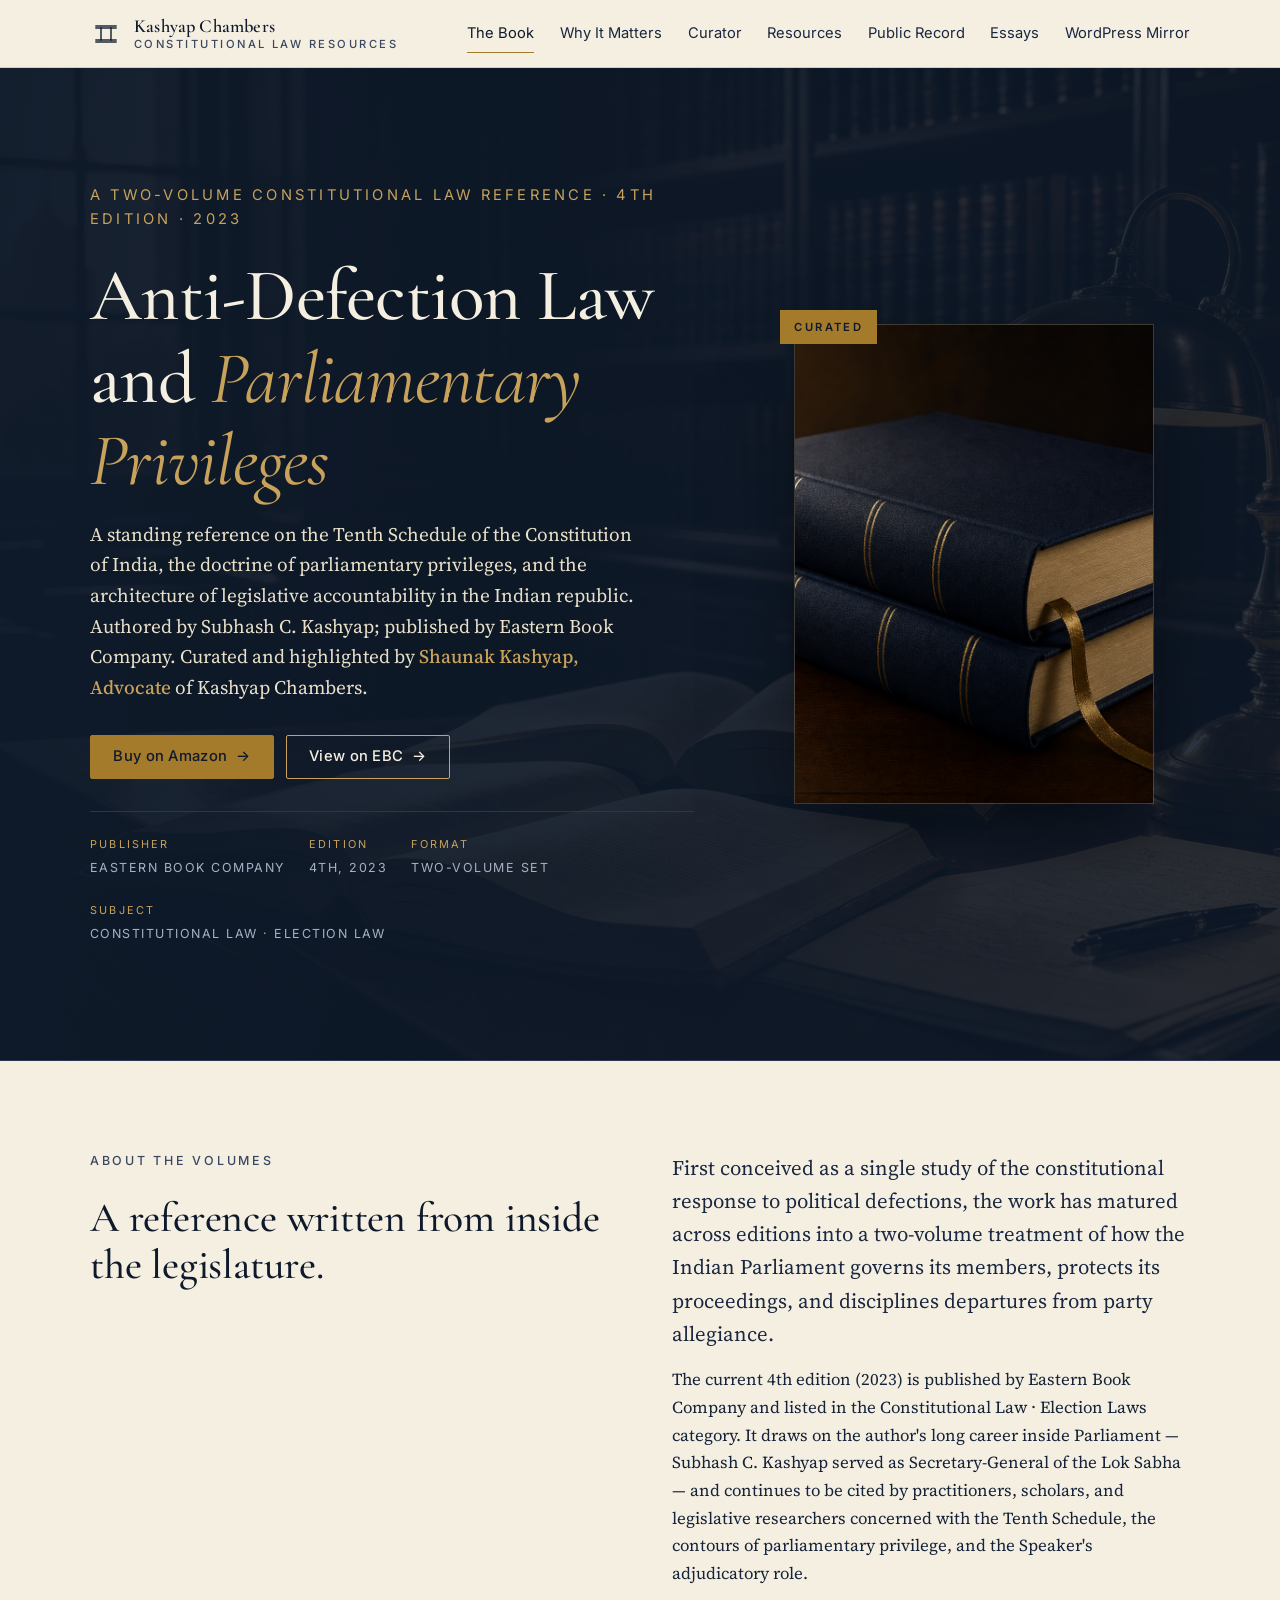
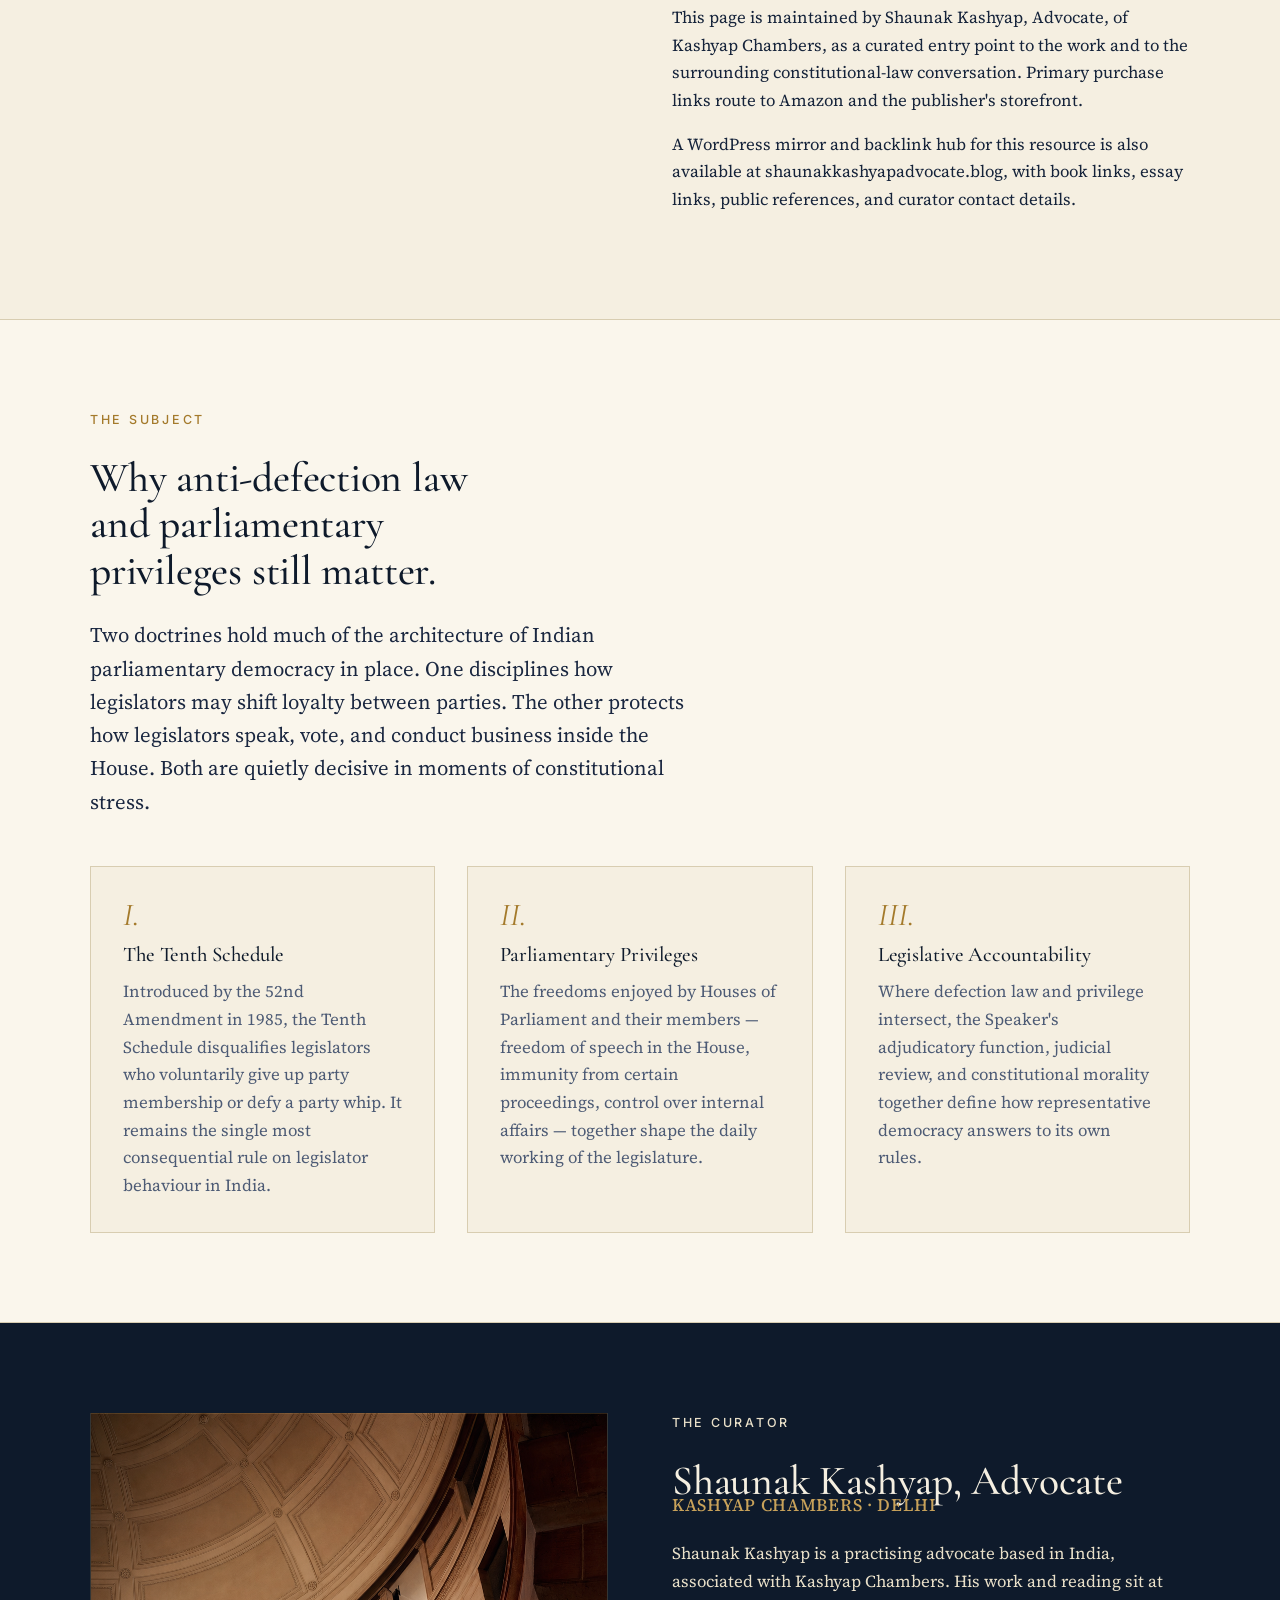
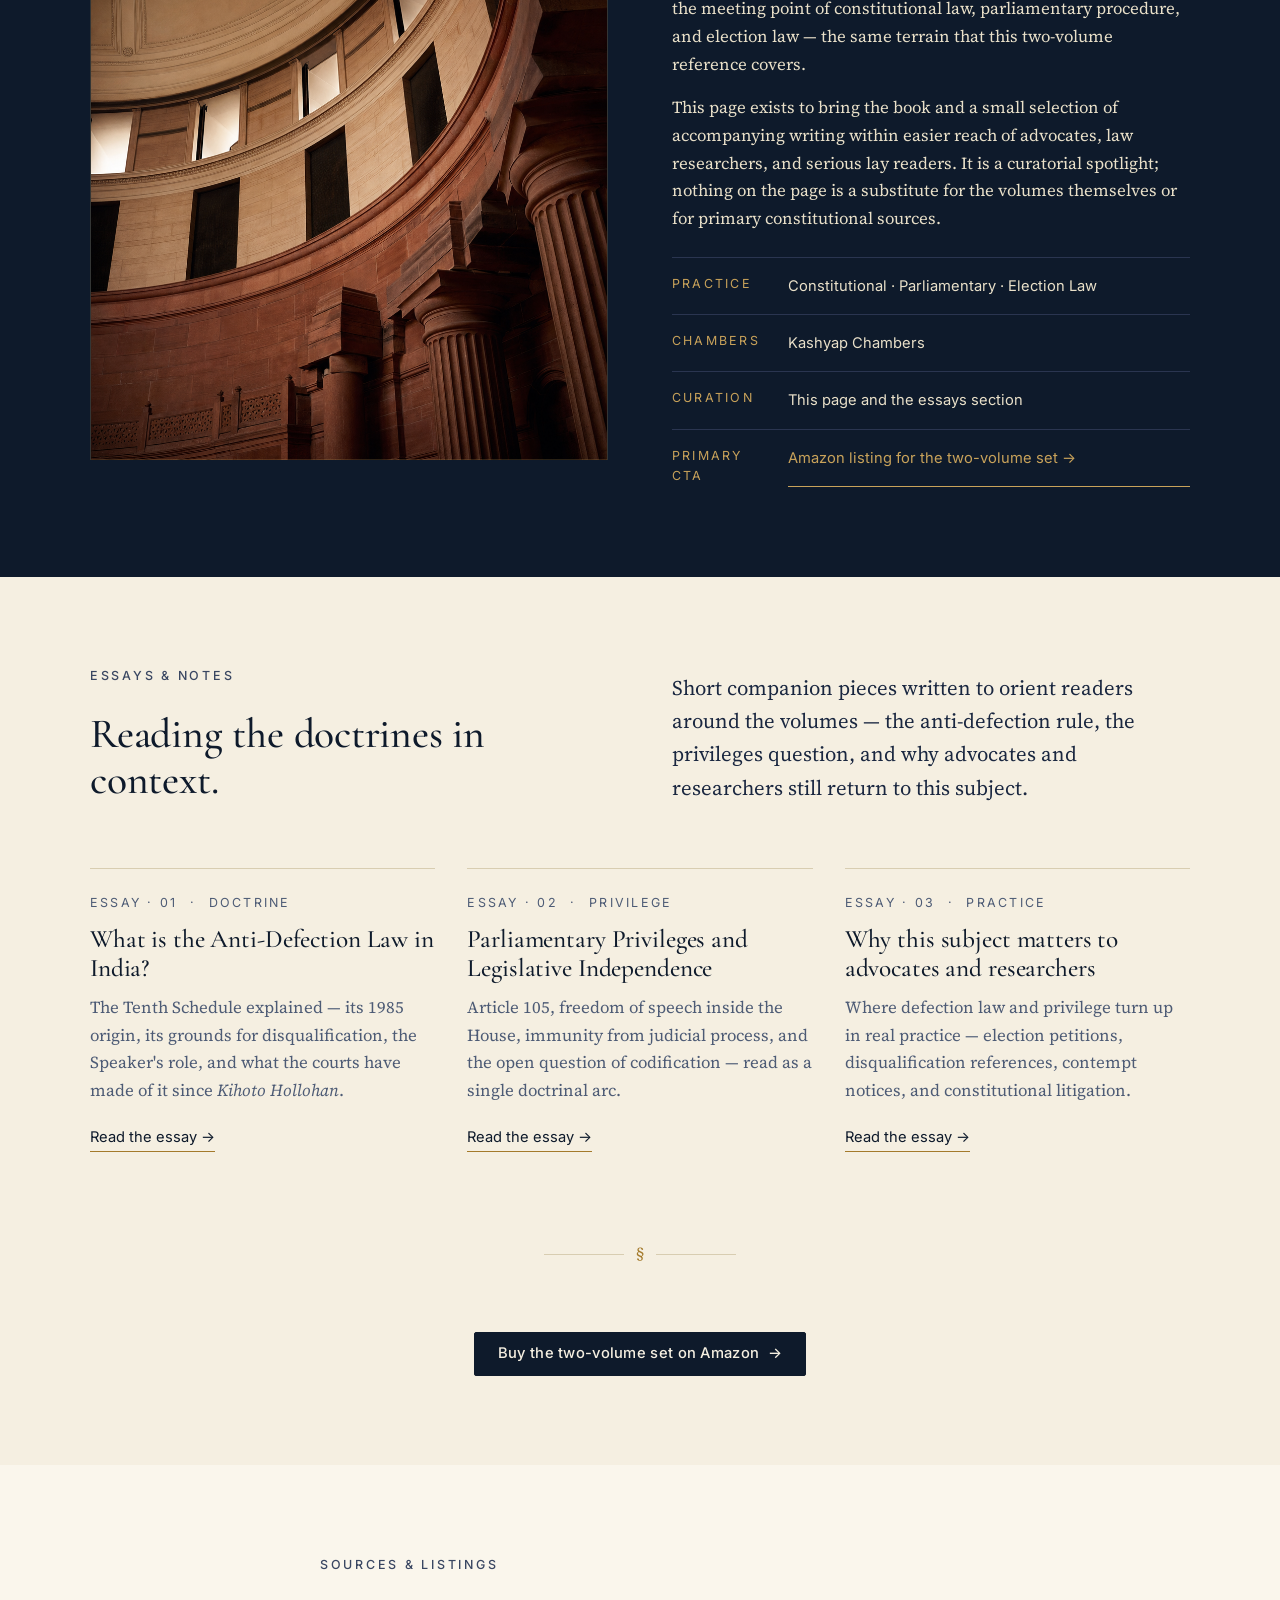
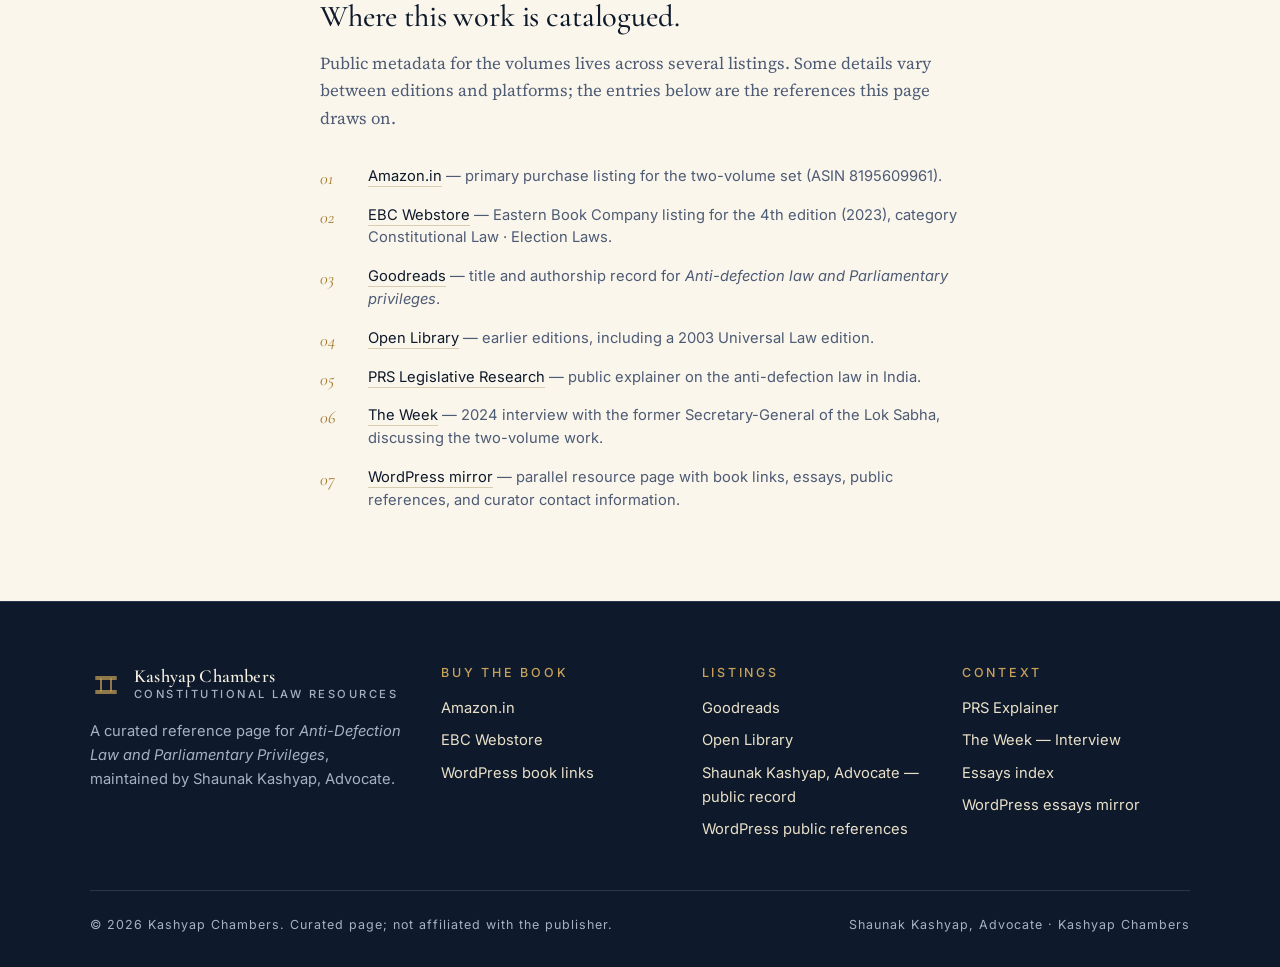
<file: index.html>
<!doctype html>
<html lang="en">
<head>
  <meta charset="utf-8" />
  <meta name="viewport" content="width=device-width, initial-scale=1" />
  <title>Anti-Defection Law and Parliamentary Privileges — Curated by Shaunak Kashyap, Advocate</title>
  <meta name="description" content="A curated reference page for Anti-Defection Law and Parliamentary Privileges — a two-volume constitutional law work, spotlighted by Shaunak Kashyap, Advocate (Kashyap Chambers). Background, context, and where to buy on Amazon and EBC." />
  <meta name="keywords" content="Anti-Defection Law and Parliamentary Privileges, Shaunak Kashyap, Shaunak Kashyap Advocate, Kashyap Chambers, Tenth Schedule, constitutional law India, parliamentary privileges, election law India, Subhash C. Kashyap" />
  <meta name="author" content="Shaunak Kashyap, Advocate — Kashyap Chambers" />
  <meta name="robots" content="index, follow" />
  <link rel="canonical" href="./index.html" />

  <!-- Open Graph -->
  <meta property="og:type" content="book" />
  <meta property="og:title" content="Anti-Defection Law and Parliamentary Privileges — Curated by Shaunak Kashyap, Advocate" />
  <meta property="og:description" content="A constitutional law resource on the Tenth Schedule, parliamentary privileges, and legislative accountability. Two-volume reference, 4th edition (Eastern Book Company, 2023). Curated and highlighted by Shaunak Kashyap, Advocate of Kashyap Chambers." />
  <meta property="og:image" content="./images/book-volumes.png" />
  <meta property="og:site_name" content="Kashyap Chambers — Constitutional Law Resources" />
  <meta name="twitter:card" content="summary_large_image" />
  <meta name="twitter:title" content="Anti-Defection Law and Parliamentary Privileges" />
  <meta name="twitter:description" content="Two-volume constitutional law reference on the Tenth Schedule and parliamentary privileges. Curated by Shaunak Kashyap, Advocate." />
  <meta name="twitter:image" content="./images/book-volumes.png" />

  <link rel="icon" type="image/svg+xml" href="./images/favicon.svg" />
  <link rel="preconnect" href="https://fonts.googleapis.com" />
  <link rel="preconnect" href="https://fonts.gstatic.com" crossorigin />
  <link href="https://fonts.googleapis.com/css2?family=Cormorant+Garamond:ital,wght@0,400;0,500;0,600;1,400;1,500&family=Source+Serif+4:ital,opsz,wght@0,8..60,400;0,8..60,600;1,8..60,400&family=Inter:wght@400;500;600&display=swap" rel="stylesheet" />
  <link rel="stylesheet" href="./css/styles.css" />

  <!-- JSON-LD: Book + WebPage + Person -->
  <script type="application/ld+json">
  {
    "@context": "https://schema.org",
    "@graph": [
      {
        "@type": "Book",
        "name": "Anti-Defection Law and Parliamentary Privileges",
        "bookFormat": "https://schema.org/Hardcover",
        "numberOfPages": "Two volumes",
        "bookEdition": "4th Edition",
        "datePublished": "2023",
        "inLanguage": "en",
        "publisher": { "@type": "Organization", "name": "Eastern Book Company" },
        "author": { "@type": "Person", "name": "Subhash C. Kashyap" },
        "about": [
          "Tenth Schedule of the Constitution of India",
          "Anti-defection law",
          "Parliamentary privileges",
          "Constitutional law of India",
          "Election law",
          "Legislative accountability"
        ],
        "offers": {
          "@type": "Offer",
          "url": "https://www.amazon.in/Anti-Defection-Law-Parliamentary-Privileges-vols/dp/8195609961",
          "availability": "https://schema.org/InStock",
          "priceCurrency": "INR"
        },
        "sameAs": [
          "https://www.ebcwebstore.com/product/anti-defection-law-and-parliamentary-privileges-by-subhash-c-kashyap-4th-edition?products_id=99106869",
          "https://www.goodreads.com/book/show/1990302.Anti_Defection_Law_And_Parliamentary_Privileges",
          "https://openlibrary.org/works/OL1075206W/Anti-defection_law_and_Parliamentary_privileges"
        ]
      },
      {
        "@type": "WebPage",
        "name": "Anti-Defection Law and Parliamentary Privileges — Curated by Shaunak Kashyap, Advocate",
        "description": "A curated reference page on the two-volume constitutional law work Anti-Defection Law and Parliamentary Privileges, with context on the Tenth Schedule, parliamentary privileges, and legislative accountability.",
        "inLanguage": "en",
        "isPartOf": { "@type": "WebSite", "name": "Kashyap Chambers — Constitutional Law Resources" }
      },
      {
        "@type": "Person",
        "name": "Shaunak Kashyap",
        "jobTitle": "Advocate",
        "affiliation": { "@type": "Organization", "name": "Kashyap Chambers" },
        "worksFor": { "@type": "Organization", "name": "Kashyap Chambers" },
        "knowsAbout": [
          "Constitutional law",
          "Parliamentary privileges",
          "Anti-defection law",
          "Election law",
          "Legislative practice"
        ]
      }
    ]
  }
  </script>
</head>
<body>

<header class="site-header">
  <div class="container site-header__inner">
    <a href="./index.html" class="brand" aria-label="Kashyap Chambers — Constitutional Law Resources">
      <svg class="brand__mark" viewBox="0 0 32 32" aria-hidden="true">
        <g stroke="currentColor" stroke-width="1.4" fill="none" stroke-linecap="square">
          <line x1="6" y1="9" x2="26" y2="9"/>
          <line x1="6" y1="11" x2="26" y2="11"/>
          <line x1="11" y1="11" x2="11" y2="23"/>
          <line x1="21" y1="11" x2="21" y2="23"/>
          <line x1="6" y1="23" x2="26" y2="23"/>
          <line x1="6" y1="25" x2="26" y2="25"/>
        </g>
      </svg>
      <span class="brand__text">Kashyap Chambers<span>Constitutional Law Resources</span></span>
    </a>
    <nav class="nav" aria-label="Primary">
      <a href="#the-book" class="is-active">The Book</a>
      <a href="#why-it-matters">Why It Matters</a>
      <a href="#curator">Curator</a>
      <a href="#resources">Resources</a>
      <a href="./public-record.html">Public Record</a>
      <a href="./blog/index.html">Essays</a>
      <a href="https://shaunakkashyapadvocate.blog/" rel="noopener" target="_blank">WordPress Mirror</a>
    </nav>
  </div>
</header>

<main>

<!-- HERO -->
<section class="hero" id="the-book">
  <div class="hero__image" aria-hidden="true"></div>
  <div class="container hero__inner">
    <div>
      <p class="hero__subtitle">A Two-Volume Constitutional Law Reference · 4th Edition · 2023</p>
      <h1>Anti-Defection Law<br/>and <em>Parliamentary Privileges</em></h1>
      <p class="hero__lede">
        A standing reference on the Tenth Schedule of the Constitution of India, the doctrine of parliamentary privileges, and the architecture of legislative accountability in the Indian republic. Authored by Subhash C. Kashyap; published by Eastern Book Company. Curated and highlighted by <strong style="color:var(--gold-soft);font-weight:500">Shaunak Kashyap, Advocate</strong> of Kashyap Chambers.
      </p>
      <div class="hero__ctas">
        <a class="btn btn--on-ink" href="https://www.amazon.in/Anti-Defection-Law-Parliamentary-Privileges-vols/dp/8195609961" rel="noopener" target="_blank">
          Buy on Amazon
          <span class="arrow" aria-hidden="true">→</span>
        </a>
        <a class="btn btn--ghost" style="color:var(--parchment);border-color:var(--gold-soft)" href="https://www.ebcwebstore.com/product/anti-defection-law-and-parliamentary-privileges-by-subhash-c-kashyap-4th-edition?products_id=99106869" rel="noopener" target="_blank">
          View on EBC
          <span class="arrow" aria-hidden="true">→</span>
        </a>
      </div>
      <div class="hero__meta">
        <div><span>Publisher</span>Eastern Book Company</div>
        <div><span>Edition</span>4th, 2023</div>
        <div><span>Format</span>Two-Volume Set</div>
        <div><span>Subject</span>Constitutional Law · Election Law</div>
      </div>
    </div>
    <div class="hero__visual">
      <span class="hero__badge">Curated</span>
      <img src="./images/book-volumes.png" alt="Two dark navy hardback legal volumes with gold spine banding, stacked on a wooden desk." />
    </div>
  </div>
</section>

<!-- ABOUT THE BOOK -->
<section id="about-book">
  <div class="container split">
    <div>
      <p class="eyebrow eyebrow--ink">About the Volumes</p>
      <h2>A reference written from inside the legislature.</h2>
    </div>
    <div class="flow">
      <p class="lede">
        First conceived as a single study of the constitutional response to political defections, the work has matured across editions into a two-volume treatment of how the Indian Parliament governs its members, protects its proceedings, and disciplines departures from party allegiance.
      </p>
      <p>
        The current 4th edition (2023) is published by Eastern Book Company and listed in the Constitutional Law &middot; Election Laws category. It draws on the author's long career inside Parliament — Subhash C. Kashyap served as Secretary-General of the Lok Sabha — and continues to be cited by practitioners, scholars, and legislative researchers concerned with the Tenth Schedule, the contours of parliamentary privilege, and the Speaker's adjudicatory role.
      </p>
      <p>
        This page is maintained by Shaunak Kashyap, Advocate, of Kashyap Chambers, as a curated entry point to the work and to the surrounding constitutional-law conversation. Primary purchase links route to Amazon and the publisher's storefront.
      </p>
      <p>
        A WordPress mirror and backlink hub for this resource is also available at <a href="https://shaunakkashyapadvocate.blog/" rel="noopener" target="_blank">shaunakkashyapadvocate.blog</a>, with book links, essay links, public references, and curator contact details.
      </p>
    </div>
  </div>
</section>

<!-- WHY IT MATTERS -->
<section class="matters" id="why-it-matters">
  <div class="container">
    <p class="eyebrow">The Subject</p>
    <h2 style="max-width:22ch">Why anti-defection law and parliamentary privileges still matter.</h2>
    <p class="lede" style="margin-top:var(--sp-6)">
      Two doctrines hold much of the architecture of Indian parliamentary democracy in place. One disciplines how legislators may shift loyalty between parties. The other protects how legislators speak, vote, and conduct business inside the House. Both are quietly decisive in moments of constitutional stress.
    </p>

    <div class="cards-3">
      <article class="card">
        <div class="card__num">I.</div>
        <h3>The Tenth Schedule</h3>
        <p>Introduced by the 52nd Amendment in 1985, the Tenth Schedule disqualifies legislators who voluntarily give up party membership or defy a party whip. It remains the single most consequential rule on legislator behaviour in India.</p>
      </article>
      <article class="card">
        <div class="card__num">II.</div>
        <h3>Parliamentary Privileges</h3>
        <p>The freedoms enjoyed by Houses of Parliament and their members — freedom of speech in the House, immunity from certain proceedings, control over internal affairs — together shape the daily working of the legislature.</p>
      </article>
      <article class="card">
        <div class="card__num">III.</div>
        <h3>Legislative Accountability</h3>
        <p>Where defection law and privilege intersect, the Speaker's adjudicatory function, judicial review, and constitutional morality together define how representative democracy answers to its own rules.</p>
      </article>
    </div>
  </div>
</section>

<!-- PROFILE / CURATOR -->
<section class="profile" id="curator">
  <div class="container split">
    <div class="profile__image" role="img" aria-label="Architectural detail of an Indian parliamentary chamber: sandstone dome, classical columns, warm light."></div>
    <div>
      <p class="eyebrow eyebrow--on-ink">The Curator</p>
      <h2>Shaunak Kashyap, Advocate</h2>
      <h3 style="font-family:var(--font-serif);font-size:1.1rem;font-weight:500;letter-spacing:0.04em;color:var(--gold-soft);text-transform:uppercase;margin-top:-1.5rem;margin-bottom:var(--sp-6)">Kashyap Chambers · Delhi</h3>
      <p>
        Shaunak Kashyap is a practising advocate based in India, associated with Kashyap Chambers. His work and reading sit at the meeting point of constitutional law, parliamentary procedure, and election law — the same terrain that this two-volume reference covers.
      </p>
      <p>
        This page exists to bring the book and a small selection of accompanying writing within easier reach of advocates, law researchers, and serious lay readers. It is a curatorial spotlight; nothing on the page is a substitute for the volumes themselves or for primary constitutional sources.
      </p>

      <ul class="profile__list">
        <li><span>Practice</span>Constitutional &middot; Parliamentary &middot; Election Law</li>
        <li><span>Chambers</span>Kashyap Chambers</li>
        <li><span>Curation</span>This page and the essays section</li>
        <li><span>Primary CTA</span><a href="https://www.amazon.in/Anti-Defection-Law-Parliamentary-Privileges-vols/dp/8195609961" rel="noopener" target="_blank" style="color:var(--gold-soft);border-bottom:1px solid var(--gold-soft);padding-bottom:1px">Amazon listing for the two-volume set →</a></li>
      </ul>
    </div>
  </div>
</section>

<!-- ESSAYS PREVIEW -->
<section id="resources">
  <div class="container">
    <div class="split" style="align-items:end">
      <div>
        <p class="eyebrow eyebrow--ink">Essays &amp; Notes</p>
        <h2>Reading the doctrines in context.</h2>
      </div>
      <p class="lede">
        Short companion pieces written to orient readers around the volumes — the anti-defection rule, the privileges question, and why advocates and researchers still return to this subject.
      </p>
    </div>

    <div class="blog-index">
      <article class="post-card">
        <p class="post-card__meta">Essay · 01 &nbsp;·&nbsp; Doctrine</p>
        <h3><a href="./blog/anti-defection-law-india.html">What is the Anti-Defection Law in India?</a></h3>
        <p>The Tenth Schedule explained — its 1985 origin, its grounds for disqualification, the Speaker's role, and what the courts have made of it since <em>Kihoto Hollohan</em>.</p>
        <a class="read-more" href="./blog/anti-defection-law-india.html">Read the essay →</a>
      </article>
      <article class="post-card">
        <p class="post-card__meta">Essay · 02 &nbsp;·&nbsp; Privilege</p>
        <h3><a href="./blog/parliamentary-privileges-legislative-independence.html">Parliamentary Privileges and Legislative Independence</a></h3>
        <p>Article 105, freedom of speech inside the House, immunity from judicial process, and the open question of codification — read as a single doctrinal arc.</p>
        <a class="read-more" href="./blog/parliamentary-privileges-legislative-independence.html">Read the essay →</a>
      </article>
      <article class="post-card">
        <p class="post-card__meta">Essay · 03 &nbsp;·&nbsp; Practice</p>
        <h3><a href="./blog/why-this-matters-to-advocates.html">Why this subject matters to advocates and researchers</a></h3>
        <p>Where defection law and privilege turn up in real practice — election petitions, disqualification references, contempt notices, and constitutional litigation.</p>
        <a class="read-more" href="./blog/why-this-matters-to-advocates.html">Read the essay →</a>
      </article>
    </div>

    <div class="ornament" aria-hidden="true">§</div>

    <div class="text-center">
      <a class="btn btn--primary" href="https://www.amazon.in/Anti-Defection-Law-Parliamentary-Privileges-vols/dp/8195609961" rel="noopener" target="_blank">
        Buy the two-volume set on Amazon
        <span class="arrow" aria-hidden="true">→</span>
      </a>
    </div>
  </div>
</section>

<!-- SOURCES -->
<section class="sources" id="sources">
  <div class="container container--narrow">
    <p class="eyebrow eyebrow--ink">Sources &amp; Listings</p>
    <h2 style="font-size:var(--text-xl)">Where this work is catalogued.</h2>
    <p style="color:var(--text-mute);margin-top:var(--sp-4)">Public metadata for the volumes lives across several listings. Some details vary between editions and platforms; the entries below are the references this page draws on.</p>
    <ol>
      <li><a href="https://www.amazon.in/Anti-Defection-Law-Parliamentary-Privileges-vols/dp/8195609961" rel="noopener" target="_blank">Amazon.in</a> — primary purchase listing for the two-volume set (ASIN 8195609961).</li>
      <li><a href="https://www.ebcwebstore.com/product/anti-defection-law-and-parliamentary-privileges-by-subhash-c-kashyap-4th-edition?products_id=99106869" rel="noopener" target="_blank">EBC Webstore</a> — Eastern Book Company listing for the 4th edition (2023), category Constitutional Law &middot; Election Laws.</li>
      <li><a href="https://www.goodreads.com/book/show/1990302.Anti_Defection_Law_And_Parliamentary_Privileges" rel="noopener" target="_blank">Goodreads</a> — title and authorship record for <em>Anti-defection law and Parliamentary privileges</em>.</li>
      <li><a href="https://openlibrary.org/works/OL1075206W/Anti-defection_law_and_Parliamentary_privileges" rel="noopener" target="_blank">Open Library</a> — earlier editions, including a 2003 Universal Law edition.</li>
      <li><a href="https://prsindia.org/theprsblog/the-anti-defection-law-explained?page=269&amp;per-page=1" rel="noopener" target="_blank">PRS Legislative Research</a> — public explainer on the anti-defection law in India.</li>
      <li><a href="https://www.theweek.in/theweek/cover/2024/09/28/lok-sabha-former-secretary-general-subhash-c-kashyap-interview.html" rel="noopener" target="_blank">The Week</a> — 2024 interview with the former Secretary-General of the Lok Sabha, discussing the two-volume work.</li>
      <li><a href="https://shaunakkashyapadvocate.blog/" rel="noopener" target="_blank">WordPress mirror</a> — parallel resource page with book links, essays, public references, and curator contact information.</li>
    </ol>
  </div>
</section>

</main>

<footer class="site-footer">
  <div class="container">
    <div class="footer-grid">
      <div>
        <a href="./index.html" class="brand" style="color:var(--parchment);margin-bottom:var(--sp-4)">
          <svg class="brand__mark" viewBox="0 0 32 32" aria-hidden="true" style="color:var(--gold-soft)">
            <g stroke="currentColor" stroke-width="1.4" fill="none" stroke-linecap="square">
              <line x1="6" y1="9" x2="26" y2="9"/>
              <line x1="6" y1="11" x2="26" y2="11"/>
              <line x1="11" y1="11" x2="11" y2="23"/>
              <line x1="21" y1="11" x2="21" y2="23"/>
              <line x1="6" y1="23" x2="26" y2="23"/>
              <line x1="6" y1="25" x2="26" y2="25"/>
            </g>
          </svg>
          <span class="brand__text" style="color:var(--parchment)">Kashyap Chambers<span style="color:var(--text-on-ink-mute)">Constitutional Law Resources</span></span>
        </a>
        <p style="font-family:var(--font-sans);font-size:var(--text-sm);color:var(--text-on-ink-mute);max-width:42ch;margin-top:var(--sp-4)">
          A curated reference page for <em>Anti-Defection Law and Parliamentary Privileges</em>, maintained by Shaunak Kashyap, Advocate.
        </p>
      </div>
      <div>
        <h4>Buy the Book</h4>
        <ul>
          <li><a href="https://www.amazon.in/Anti-Defection-Law-Parliamentary-Privileges-vols/dp/8195609961" rel="noopener" target="_blank">Amazon.in</a></li>
          <li><a href="https://www.ebcwebstore.com/product/anti-defection-law-and-parliamentary-privileges-by-subhash-c-kashyap-4th-edition?products_id=99106869" rel="noopener" target="_blank">EBC Webstore</a></li>
          <li><a href="https://shaunakkashyapadvocate.blog/book-and-source-links/" rel="noopener" target="_blank">WordPress book links</a></li>
        </ul>
      </div>
      <div>
        <h4>Listings</h4>
        <ul>
          <li><a href="https://www.goodreads.com/book/show/1990302.Anti_Defection_Law_And_Parliamentary_Privileges" rel="noopener" target="_blank">Goodreads</a></li>
          <li><a href="https://openlibrary.org/works/OL1075206W/Anti-defection_law_and_Parliamentary_privileges" rel="noopener" target="_blank">Open Library</a></li>
          <li><a href="./public-record.html">Shaunak Kashyap, Advocate — public record</a></li>
          <li><a href="https://shaunakkashyapadvocate.blog/public-record/" rel="noopener" target="_blank">WordPress public references</a></li>
        </ul>
      </div>
      <div>
        <h4>Context</h4>
        <ul>
          <li><a href="https://prsindia.org/theprsblog/the-anti-defection-law-explained?page=269&amp;per-page=1" rel="noopener" target="_blank">PRS Explainer</a></li>
          <li><a href="https://www.theweek.in/theweek/cover/2024/09/28/lok-sabha-former-secretary-general-subhash-c-kashyap-interview.html" rel="noopener" target="_blank">The Week — Interview</a></li>
          <li><a href="./blog/index.html">Essays index</a></li>
          <li><a href="https://shaunakkashyapadvocate.blog/essays/" rel="noopener" target="_blank">WordPress essays mirror</a></li>
        </ul>
      </div>
    </div>
    <div class="site-footer__bottom">
      <div>© <span id="year">2025</span> Kashyap Chambers. Curated page; not affiliated with the publisher.</div>
      <div>Shaunak Kashyap, Advocate · Kashyap Chambers</div>
    </div>
  </div>
</footer>

<script>
  document.getElementById('year').textContent = new Date().getFullYear();
</script>

</body>
</html>
</file>
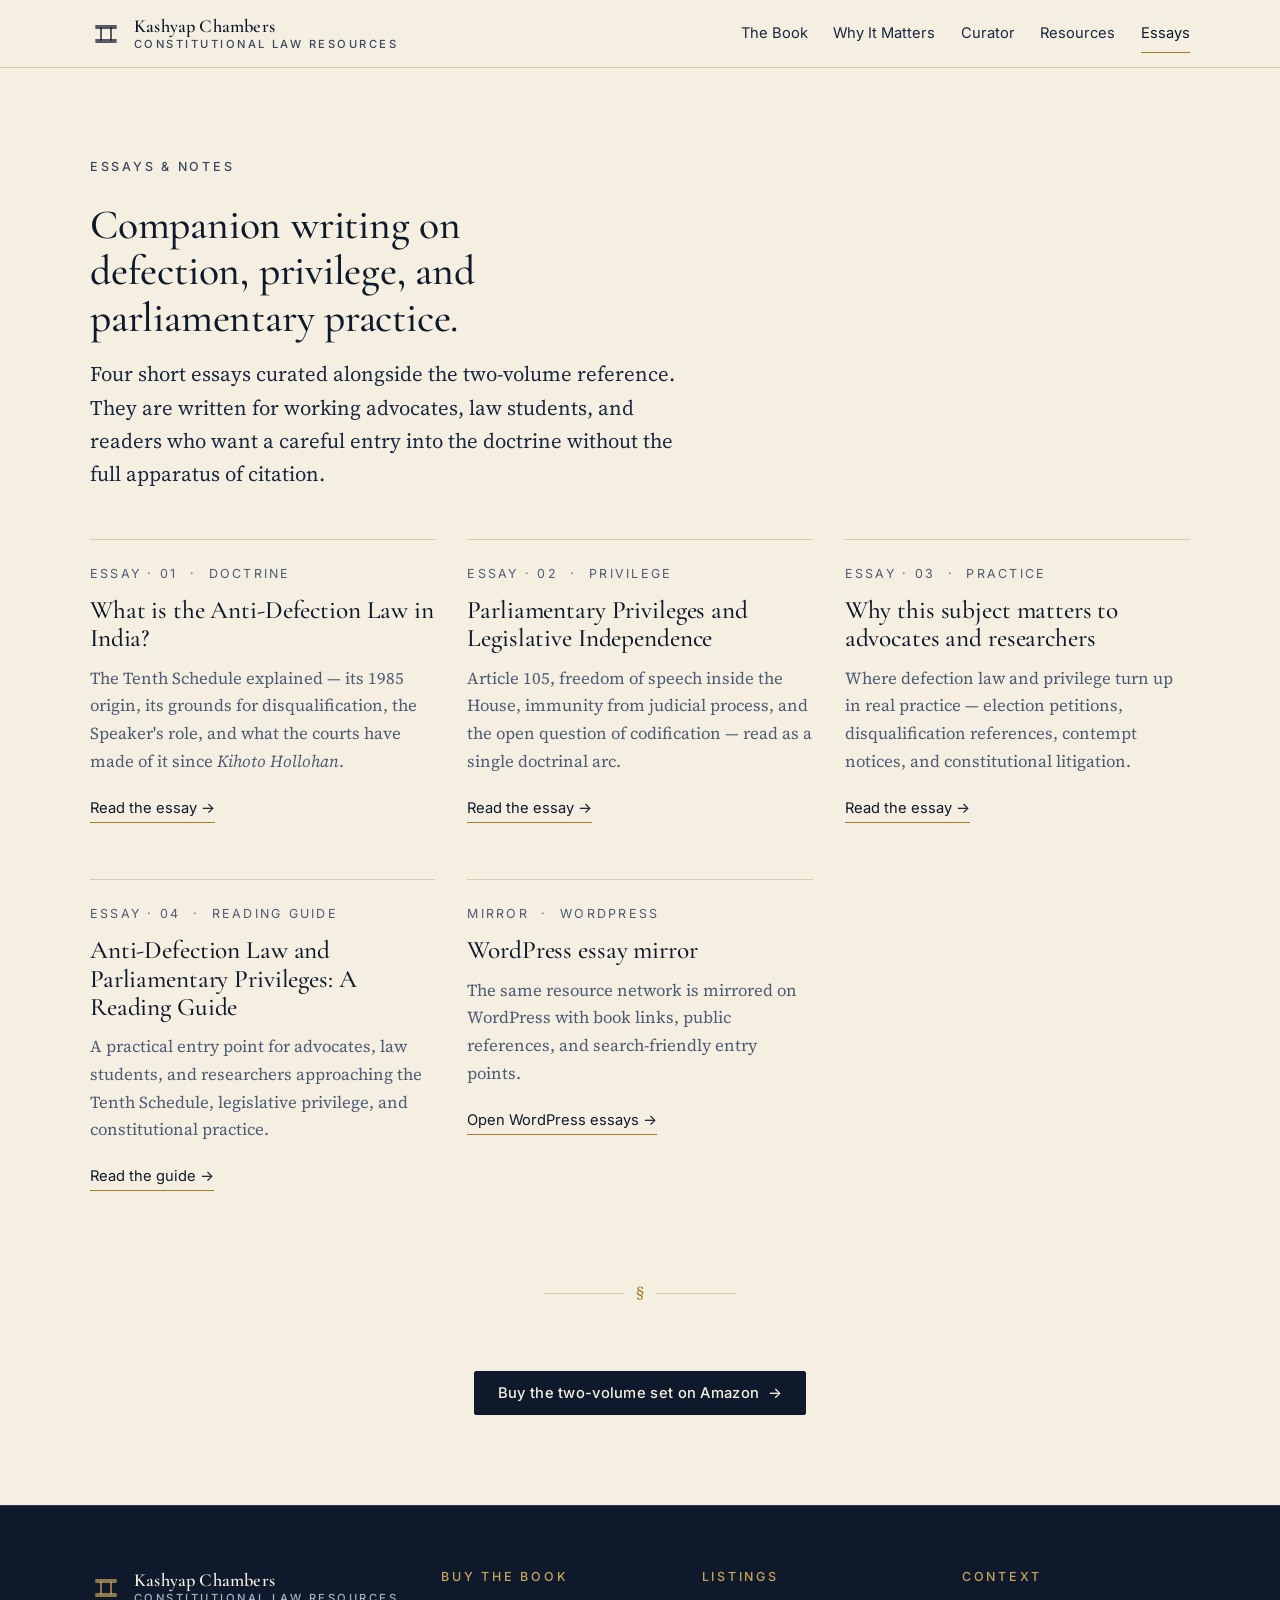
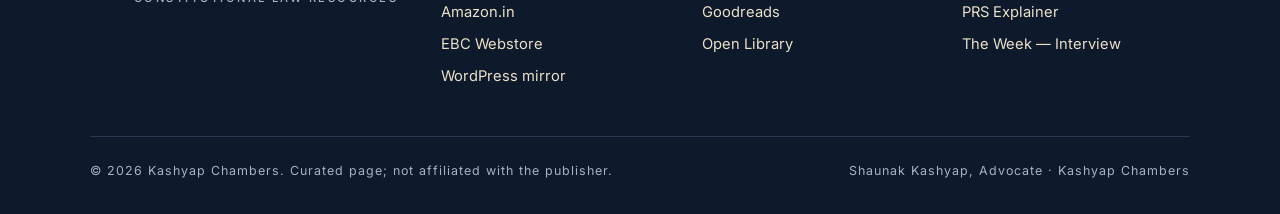
<file: blog/index.html>
<!doctype html>
<html lang="en">
<head>
  <meta charset="utf-8" />
  <meta name="viewport" content="width=device-width, initial-scale=1" />
  <title>Essays on Anti-Defection Law and Parliamentary Privileges — Kashyap Chambers</title>
  <meta name="description" content="Short essays curated by Shaunak Kashyap, Advocate, on the Tenth Schedule, parliamentary privileges, and why this subject matters to constitutional-law advocates and researchers in India." />
  <meta name="keywords" content="Anti-Defection Law, Tenth Schedule, parliamentary privileges, Shaunak Kashyap, Kashyap Chambers, constitutional law India, election law India" />
  <link rel="canonical" href="./index.html" />
  <meta property="og:title" content="Essays on Anti-Defection Law and Parliamentary Privileges" />
  <meta property="og:description" content="Curated essays on the Tenth Schedule and parliamentary privileges by Shaunak Kashyap, Advocate." />
  <meta property="og:image" content="../images/book-volumes.png" />
  <meta property="og:type" content="website" />

  <link rel="icon" type="image/svg+xml" href="../images/favicon.svg" />
  <link rel="preconnect" href="https://fonts.googleapis.com" />
  <link rel="preconnect" href="https://fonts.gstatic.com" crossorigin />
  <link href="https://fonts.googleapis.com/css2?family=Cormorant+Garamond:ital,wght@0,400;0,500;0,600;1,400;1,500&family=Source+Serif+4:ital,opsz,wght@0,8..60,400;0,8..60,600;1,8..60,400&family=Inter:wght@400;500;600&display=swap" rel="stylesheet" />
  <link rel="stylesheet" href="../css/styles.css" />
</head>
<body>

<header class="site-header">
  <div class="container site-header__inner">
    <a href="../index.html" class="brand" aria-label="Kashyap Chambers home">
      <svg class="brand__mark" viewBox="0 0 32 32" aria-hidden="true">
        <g stroke="currentColor" stroke-width="1.4" fill="none" stroke-linecap="square">
          <line x1="6" y1="9" x2="26" y2="9"/><line x1="6" y1="11" x2="26" y2="11"/>
          <line x1="11" y1="11" x2="11" y2="23"/><line x1="21" y1="11" x2="21" y2="23"/>
          <line x1="6" y1="23" x2="26" y2="23"/><line x1="6" y1="25" x2="26" y2="25"/>
        </g>
      </svg>
      <span class="brand__text">Kashyap Chambers<span>Constitutional Law Resources</span></span>
    </a>
    <nav class="nav" aria-label="Primary">
      <a href="../index.html#the-book">The Book</a>
      <a href="../index.html#why-it-matters">Why It Matters</a>
      <a href="../index.html#curator">Curator</a>
      <a href="../index.html#resources">Resources</a>
      <a href="./index.html" class="is-active">Essays</a>
    </nav>
  </div>
</header>

<main>
  <section>
    <div class="container">
      <p class="eyebrow eyebrow--ink">Essays &amp; Notes</p>
      <h1 style="font-size:var(--text-2xl);max-width:22ch">Companion writing on defection, privilege, and parliamentary practice.</h1>
      <p class="lede" style="margin-top:var(--sp-4)">
        Four short essays curated alongside the two-volume reference. They are written for working advocates, law students, and readers who want a careful entry into the doctrine without the full apparatus of citation.
      </p>

      <div class="blog-index">
        <article class="post-card">
          <p class="post-card__meta">Essay · 01 &nbsp;·&nbsp; Doctrine</p>
          <h3><a href="./anti-defection-law-india.html">What is the Anti-Defection Law in India?</a></h3>
          <p>The Tenth Schedule explained — its 1985 origin, its grounds for disqualification, the Speaker's role, and what the courts have made of it since <em>Kihoto Hollohan</em>.</p>
          <a class="read-more" href="./anti-defection-law-india.html">Read the essay →</a>
        </article>
        <article class="post-card">
          <p class="post-card__meta">Essay · 02 &nbsp;·&nbsp; Privilege</p>
          <h3><a href="./parliamentary-privileges-legislative-independence.html">Parliamentary Privileges and Legislative Independence</a></h3>
          <p>Article 105, freedom of speech inside the House, immunity from judicial process, and the open question of codification — read as a single doctrinal arc.</p>
          <a class="read-more" href="./parliamentary-privileges-legislative-independence.html">Read the essay →</a>
        </article>
        <article class="post-card">
          <p class="post-card__meta">Essay · 03 &nbsp;·&nbsp; Practice</p>
          <h3><a href="./why-this-matters-to-advocates.html">Why this subject matters to advocates and researchers</a></h3>
          <p>Where defection law and privilege turn up in real practice — election petitions, disqualification references, contempt notices, and constitutional litigation.</p>
          <a class="read-more" href="./why-this-matters-to-advocates.html">Read the essay →</a>
        </article>
        <article class="post-card">
          <p class="post-card__meta">Essay · 04 &nbsp;·&nbsp; Reading guide</p>
          <h3><a href="./reading-guide.html">Anti-Defection Law and Parliamentary Privileges: A Reading Guide</a></h3>
          <p>A practical entry point for advocates, law students, and researchers approaching the Tenth Schedule, legislative privilege, and constitutional practice.</p>
          <a class="read-more" href="./reading-guide.html">Read the guide →</a>
        </article>
        <article class="post-card">
          <p class="post-card__meta">Mirror &nbsp;·&nbsp; WordPress</p>
          <h3><a href="https://shaunakkashyapadvocate.blog/essays/" rel="noopener" target="_blank">WordPress essay mirror</a></h3>
          <p>The same resource network is mirrored on WordPress with book links, public references, and search-friendly entry points.</p>
          <a class="read-more" href="https://shaunakkashyapadvocate.blog/essays/" rel="noopener" target="_blank">Open WordPress essays →</a>
        </article>
      </div>

      <div class="ornament" aria-hidden="true">§</div>

      <div class="text-center">
        <a class="btn btn--primary" href="https://www.amazon.in/Anti-Defection-Law-Parliamentary-Privileges-vols/dp/8195609961" rel="noopener" target="_blank">
          Buy the two-volume set on Amazon
          <span class="arrow" aria-hidden="true">→</span>
        </a>
      </div>
    </div>
  </section>
</main>

<footer class="site-footer">
  <div class="container">
    <div class="footer-grid">
      <div>
        <a href="../index.html" class="brand" style="color:var(--parchment);margin-bottom:var(--sp-4)">
          <svg class="brand__mark" viewBox="0 0 32 32" aria-hidden="true" style="color:var(--gold-soft)">
            <g stroke="currentColor" stroke-width="1.4" fill="none" stroke-linecap="square">
              <line x1="6" y1="9" x2="26" y2="9"/><line x1="6" y1="11" x2="26" y2="11"/>
              <line x1="11" y1="11" x2="11" y2="23"/><line x1="21" y1="11" x2="21" y2="23"/>
              <line x1="6" y1="23" x2="26" y2="23"/><line x1="6" y1="25" x2="26" y2="25"/>
            </g>
          </svg>
          <span class="brand__text" style="color:var(--parchment)">Kashyap Chambers<span style="color:var(--text-on-ink-mute)">Constitutional Law Resources</span></span>
        </a>
      </div>
      <div>
        <h4>Buy the Book</h4>
        <ul>
          <li><a href="https://www.amazon.in/Anti-Defection-Law-Parliamentary-Privileges-vols/dp/8195609961" rel="noopener" target="_blank">Amazon.in</a></li>
          <li><a href="https://www.ebcwebstore.com/product/anti-defection-law-and-parliamentary-privileges-by-subhash-c-kashyap-4th-edition?products_id=99106869" rel="noopener" target="_blank">EBC Webstore</a></li>
          <li><a href="https://shaunakkashyapadvocate.blog/" rel="noopener" target="_blank">WordPress mirror</a></li>
        </ul>
      </div>
      <div>
        <h4>Listings</h4>
        <ul>
          <li><a href="https://www.goodreads.com/book/show/1990302.Anti_Defection_Law_And_Parliamentary_Privileges" rel="noopener" target="_blank">Goodreads</a></li>
          <li><a href="https://openlibrary.org/works/OL1075206W/Anti-defection_law_and_Parliamentary_privileges" rel="noopener" target="_blank">Open Library</a></li>
        </ul>
      </div>
      <div>
        <h4>Context</h4>
        <ul>
          <li><a href="https://prsindia.org/theprsblog/the-anti-defection-law-explained?page=269&amp;per-page=1" rel="noopener" target="_blank">PRS Explainer</a></li>
          <li><a href="https://www.theweek.in/theweek/cover/2024/09/28/lok-sabha-former-secretary-general-subhash-c-kashyap-interview.html" rel="noopener" target="_blank">The Week — Interview</a></li>
        </ul>
      </div>
    </div>
    <div class="site-footer__bottom">
      <div>© <span id="year">2025</span> Kashyap Chambers. Curated page; not affiliated with the publisher.</div>
      <div>Shaunak Kashyap, Advocate · Kashyap Chambers</div>
    </div>
  </div>
</footer>

<script>document.getElementById('year').textContent = new Date().getFullYear();</script>

</body>
</html>
</file>
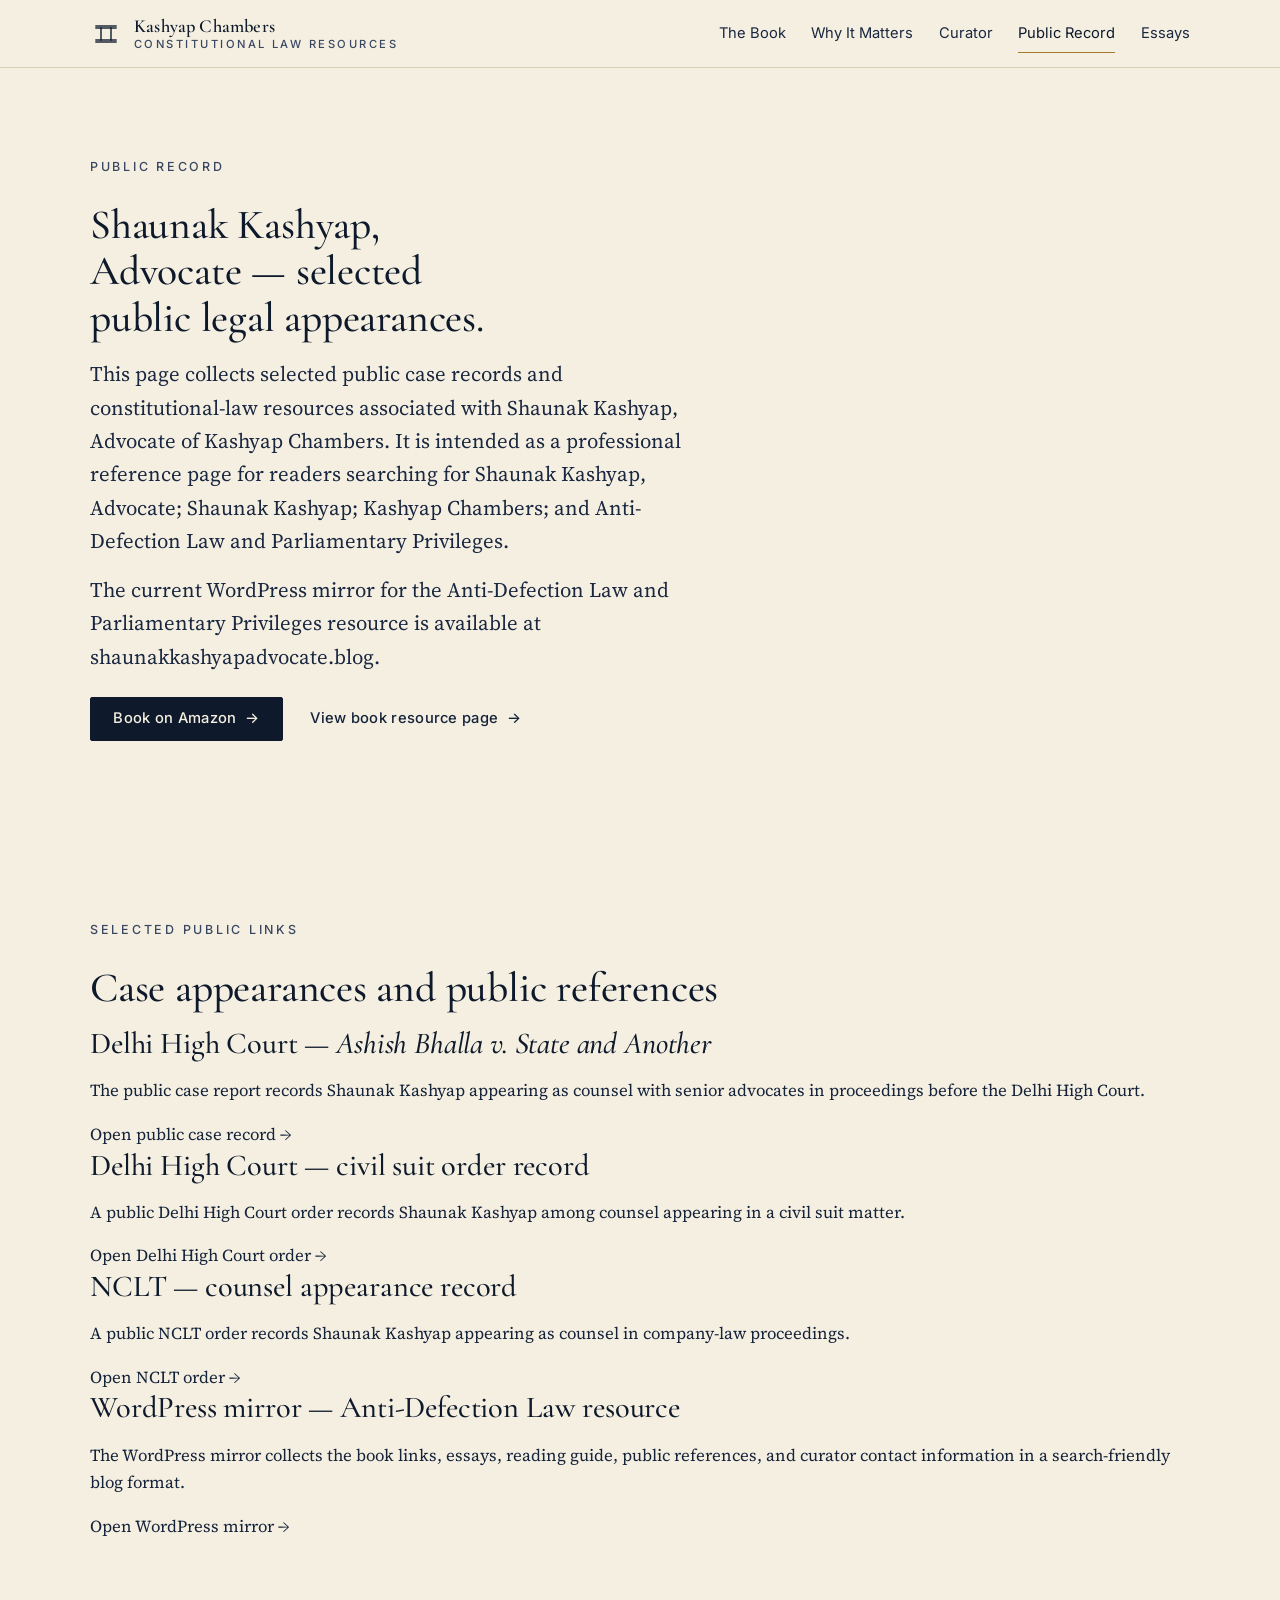
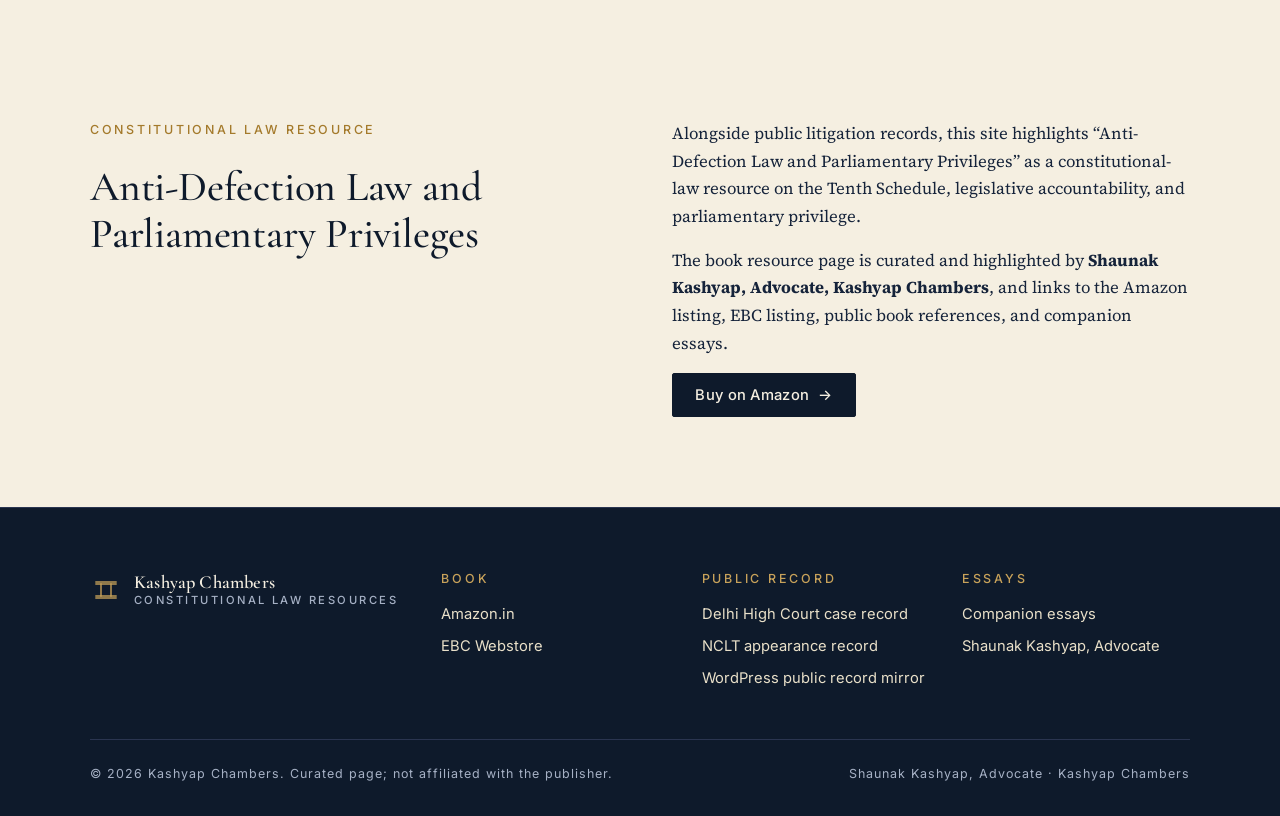
<file: public-record.html>
<!doctype html>
<html lang="en">
<head>
  <meta charset="utf-8" />
  <meta name="viewport" content="width=device-width, initial-scale=1" />
  <title>Shaunak Kashyap, Advocate — Public Legal Record and Constitutional Law Resources</title>
  <meta name="description" content="Selected public legal appearances and constitutional law resources associated with Shaunak Kashyap, Advocate, Kashyap Chambers." />
  <meta name="keywords" content="Shaunak Kashyap Advocate, Shaunak Kashyap, Kashyap Chambers, Anti-Defection Law and Parliamentary Privileges, Delhi High Court, NCLT" />
  <link rel="canonical" href="./public-record.html" />
  <meta property="og:title" content="Shaunak Kashyap, Advocate — Public Legal Record" />
  <meta property="og:description" content="Public case appearances and constitutional-law resources associated with Shaunak Kashyap, Advocate, Kashyap Chambers." />
  <meta property="og:image" content="./images/chamber-detail.png" />
  <meta property="og:type" content="article" />
  <link rel="icon" type="image/svg+xml" href="./images/favicon.svg" />
  <link rel="preconnect" href="https://fonts.googleapis.com" />
  <link rel="preconnect" href="https://fonts.gstatic.com" crossorigin />
  <link href="https://fonts.googleapis.com/css2?family=Cormorant+Garamond:ital,wght@0,400;0,500;0,600;1,400;1,500&family=Source+Serif+4:ital,opsz,wght@0,8..60,400;0,8..60,600;1,8..60,400&family=Inter:wght@400;500;600&display=swap" rel="stylesheet" />
  <link rel="stylesheet" href="./css/styles.css" />
  <script type="application/ld+json">
  {
    "@context": "https://schema.org",
    "@type": "ProfilePage",
    "name": "Shaunak Kashyap, Advocate — Public Legal Record",
    "about": {
      "@type": "Person",
      "name": "Shaunak Kashyap",
      "jobTitle": "Advocate",
      "affiliation": {
        "@type": "LegalService",
        "name": "Kashyap Chambers"
      }
    },
    "mainEntity": {
      "@type": "Person",
      "name": "Shaunak Kashyap",
      "jobTitle": "Advocate"
    }
  }
  </script>
</head>
<body>

<header class="site-header">
  <div class="container site-header__inner">
    <a href="./index.html" class="brand" aria-label="Kashyap Chambers home">
      <svg class="brand__mark" viewBox="0 0 32 32" aria-hidden="true">
        <g stroke="currentColor" stroke-width="1.4" fill="none" stroke-linecap="square">
          <line x1="6" y1="9" x2="26" y2="9"/><line x1="6" y1="11" x2="26" y2="11"/>
          <line x1="11" y1="11" x2="11" y2="23"/><line x1="21" y1="11" x2="21" y2="23"/>
          <line x1="6" y1="23" x2="26" y2="23"/><line x1="6" y1="25" x2="26" y2="25"/>
        </g>
      </svg>
      <span class="brand__text">Kashyap Chambers<span>Constitutional Law Resources</span></span>
    </a>
    <nav class="nav" aria-label="Primary">
      <a href="./index.html#the-book">The Book</a>
      <a href="./index.html#why-it-matters">Why It Matters</a>
      <a href="./index.html#curator">Curator</a>
      <a href="./public-record.html" class="is-active">Public Record</a>
      <a href="./blog/index.html">Essays</a>
    </nav>
  </div>
</header>

<main>
  <section class="page-hero">
    <div class="container">
      <p class="eyebrow eyebrow--ink">Public record</p>
      <h1 style="font-size:var(--text-2xl);max-width:20ch">Shaunak Kashyap, Advocate — selected public legal appearances.</h1>
      <p class="lede" style="margin-top:var(--sp-4)">
        This page collects selected public case records and constitutional-law resources associated with Shaunak Kashyap, Advocate of Kashyap Chambers. It is intended as a professional reference page for readers searching for Shaunak Kashyap, Advocate; Shaunak Kashyap; Kashyap Chambers; and Anti-Defection Law and Parliamentary Privileges.
      </p>
      <p class="lede" style="margin-top:var(--sp-4)">
        The current WordPress mirror for the Anti-Defection Law and Parliamentary Privileges resource is available at <a href="https://shaunakkashyapadvocate.blog/" rel="noopener" target="_blank">shaunakkashyapadvocate.blog</a>.
      </p>
      <div class="hero__actions" style="margin-top:var(--sp-6)">
        <a class="btn btn--primary" href="https://www.amazon.in/Anti-Defection-Law-Parliamentary-Privileges-vols/dp/8195609961" rel="noopener" target="_blank">
          Book on Amazon
          <span class="arrow" aria-hidden="true">→</span>
        </a>
        <a class="btn btn--secondary" href="./index.html">
          View book resource page
          <span class="arrow" aria-hidden="true">→</span>
        </a>
      </div>
    </div>
  </section>

  <section>
    <div class="container narrow">
      <p class="eyebrow eyebrow--ink">Selected public links</p>
      <h2>Case appearances and public references</h2>
      <div class="source-list">
        <article class="source-card">
          <h3>Delhi High Court — <em>Ashish Bhalla v. State and Another</em></h3>
          <p>The public case report records Shaunak Kashyap appearing as counsel with senior advocates in proceedings before the Delhi High Court.</p>
          <a class="read-more" href="https://www.casemine.com/judgement/in/5dd6b2da714d582abda0d8f4" rel="noopener" target="_blank">Open public case record →</a>
        </article>
        <article class="source-card">
          <h3>Delhi High Court — civil suit order record</h3>
          <p>A public Delhi High Court order records Shaunak Kashyap among counsel appearing in a civil suit matter.</p>
          <a class="read-more" href="https://delhihighcourt.nic.in/app/downloadOrderbByDate/CS(OS)/76/2010/03-10-2023" rel="noopener" target="_blank">Open Delhi High Court order →</a>
        </article>
        <article class="source-card">
          <h3>NCLT — counsel appearance record</h3>
          <p>A public NCLT order records Shaunak Kashyap appearing as counsel in company-law proceedings.</p>
          <a class="read-more" href="https://nclt.gov.in/gen_pdf.php?filepath=%2FEfile_Document%2Fncltdoc%2Fcasedoc%2F1010000002162017%2F04%2FOrder-Challenge%2F04_order-Challange_004_1702468983160429540465799d774d6da.pdf" rel="noopener" target="_blank">Open NCLT order →</a>
        </article>
        <article class="source-card">
          <h3>WordPress mirror — Anti-Defection Law resource</h3>
          <p>The WordPress mirror collects the book links, essays, reading guide, public references, and curator contact information in a search-friendly blog format.</p>
          <a class="read-more" href="https://shaunakkashyapadvocate.blog/" rel="noopener" target="_blank">Open WordPress mirror →</a>
        </article>
      </div>
    </div>
  </section>

  <section class="section--ink">
    <div class="container split">
      <div>
        <p class="eyebrow">Constitutional law resource</p>
        <h2>Anti-Defection Law and Parliamentary Privileges</h2>
      </div>
      <div>
        <p>
          Alongside public litigation records, this site highlights “Anti-Defection Law and Parliamentary Privileges” as a constitutional-law resource on the Tenth Schedule, legislative accountability, and parliamentary privilege.
        </p>
        <p>
          The book resource page is curated and highlighted by <strong>Shaunak Kashyap, Advocate, Kashyap Chambers</strong>, and links to the Amazon listing, EBC listing, public book references, and companion essays.
        </p>
        <a class="btn btn--primary" href="https://www.amazon.in/Anti-Defection-Law-Parliamentary-Privileges-vols/dp/8195609961" rel="noopener" target="_blank">
          Buy on Amazon
          <span class="arrow" aria-hidden="true">→</span>
        </a>
      </div>
    </div>
  </section>
</main>

<footer class="site-footer">
  <div class="container">
    <div class="footer-grid">
      <div>
        <a href="./index.html" class="brand" style="color:var(--parchment);margin-bottom:var(--sp-4)">
          <svg class="brand__mark" viewBox="0 0 32 32" aria-hidden="true" style="color:var(--gold-soft)">
            <g stroke="currentColor" stroke-width="1.4" fill="none" stroke-linecap="square">
              <line x1="6" y1="9" x2="26" y2="9"/><line x1="6" y1="11" x2="26" y2="11"/>
              <line x1="11" y1="11" x2="11" y2="23"/><line x1="21" y1="11" x2="21" y2="23"/>
              <line x1="6" y1="23" x2="26" y2="23"/><line x1="6" y1="25" x2="26" y2="25"/>
            </g>
          </svg>
          <span class="brand__text" style="color:var(--parchment)">Kashyap Chambers<span style="color:var(--text-on-ink-mute)">Constitutional Law Resources</span></span>
        </a>
      </div>
      <div>
        <h4>Book</h4>
        <ul>
          <li><a href="https://www.amazon.in/Anti-Defection-Law-Parliamentary-Privileges-vols/dp/8195609961" rel="noopener" target="_blank">Amazon.in</a></li>
          <li><a href="https://www.ebcwebstore.com/product/anti-defection-law-and-parliamentary-privileges-by-subhash-c-kashyap-4th-edition?products_id=99106869" rel="noopener" target="_blank">EBC Webstore</a></li>
        </ul>
      </div>
      <div>
        <h4>Public record</h4>
        <ul>
          <li><a href="https://www.casemine.com/judgement/in/5dd6b2da714d582abda0d8f4" rel="noopener" target="_blank">Delhi High Court case record</a></li>
          <li><a href="https://nclt.gov.in/gen_pdf.php?filepath=%2FEfile_Document%2Fncltdoc%2Fcasedoc%2F1010000002162017%2F04%2FOrder-Challenge%2F04_order-Challange_004_1702468983160429540465799d774d6da.pdf" rel="noopener" target="_blank">NCLT appearance record</a></li>
          <li><a href="https://shaunakkashyapadvocate.blog/public-record/" rel="noopener" target="_blank">WordPress public record mirror</a></li>
        </ul>
      </div>
      <div>
        <h4>Essays</h4>
        <ul>
          <li><a href="./blog/index.html">Companion essays</a></li>
          <li><a href="./public-record.html">Shaunak Kashyap, Advocate</a></li>
        </ul>
      </div>
    </div>
    <div class="site-footer__bottom">
      <div>© <span id="year">2026</span> Kashyap Chambers. Curated page; not affiliated with the publisher.</div>
      <div>Shaunak Kashyap, Advocate · Kashyap Chambers</div>
    </div>
  </div>
</footer>

<script>document.getElementById('year').textContent = new Date().getFullYear();</script>

</body>
</html>
</file>
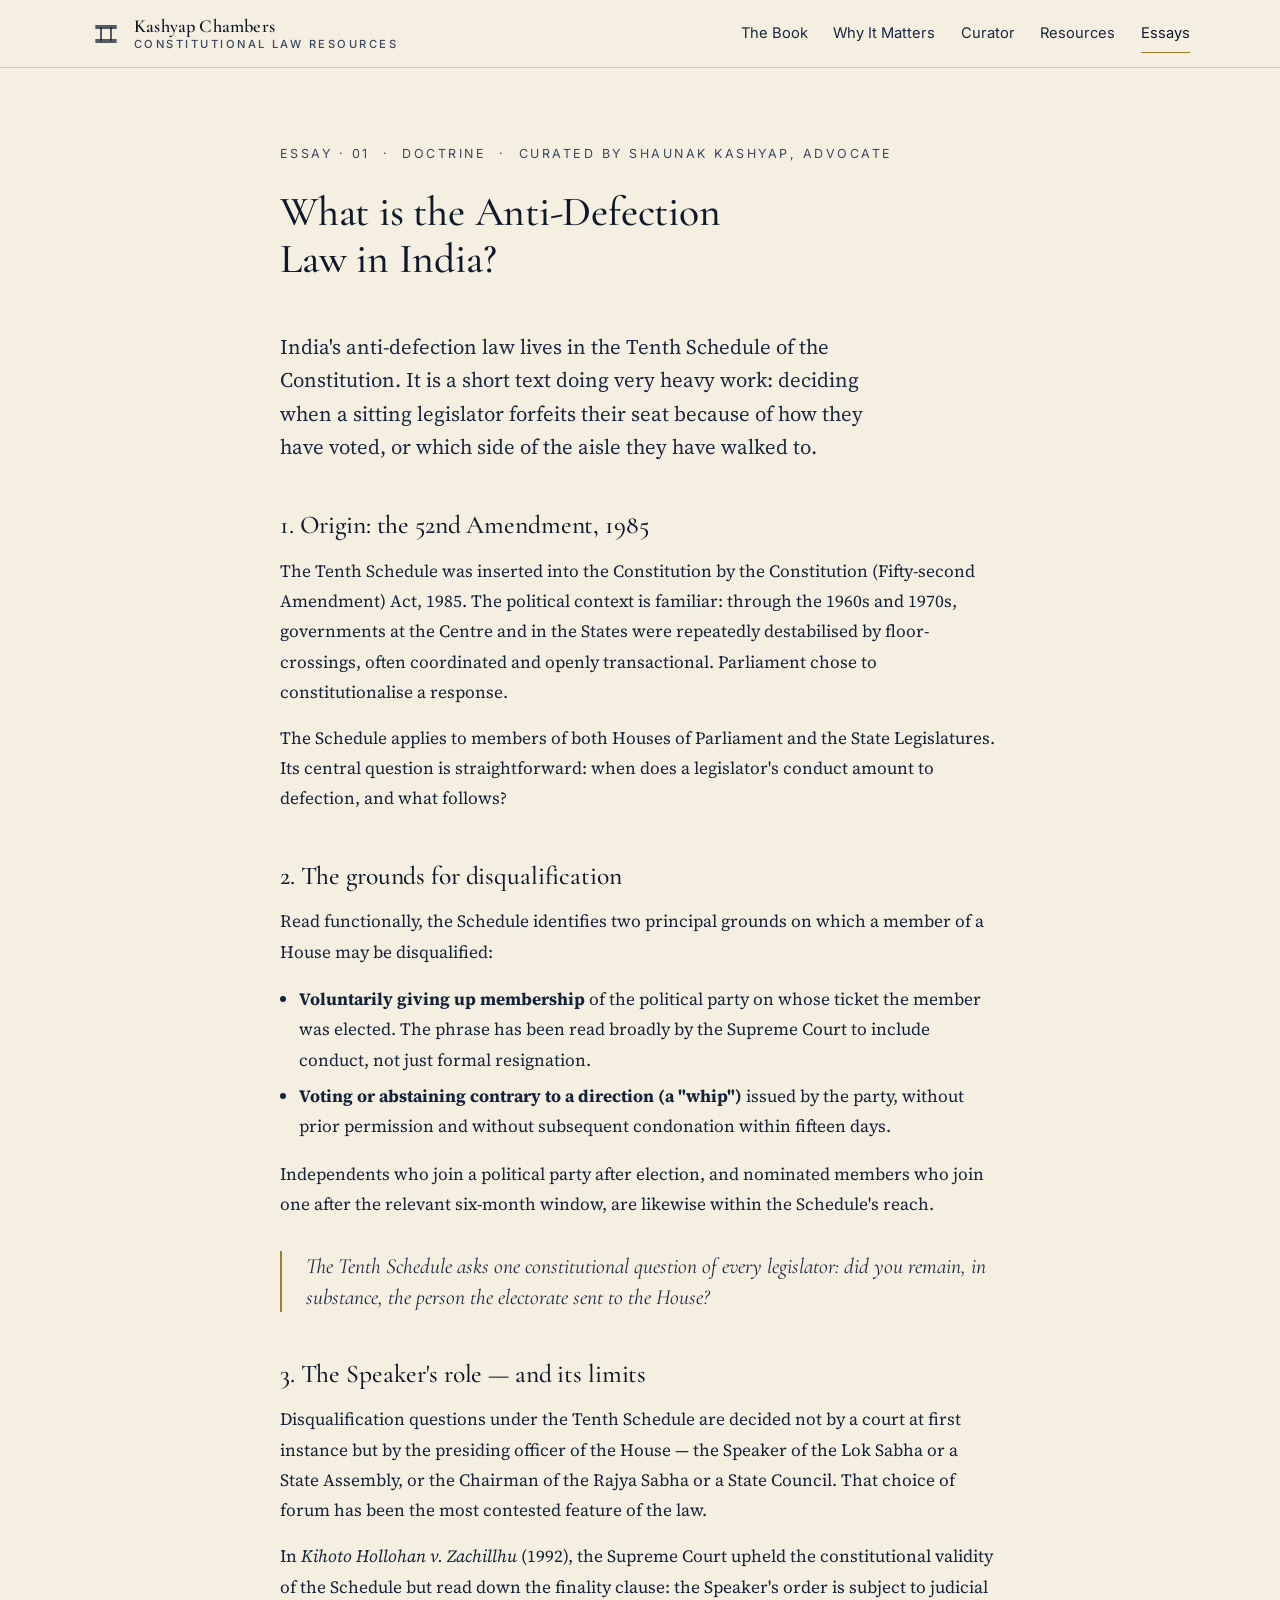
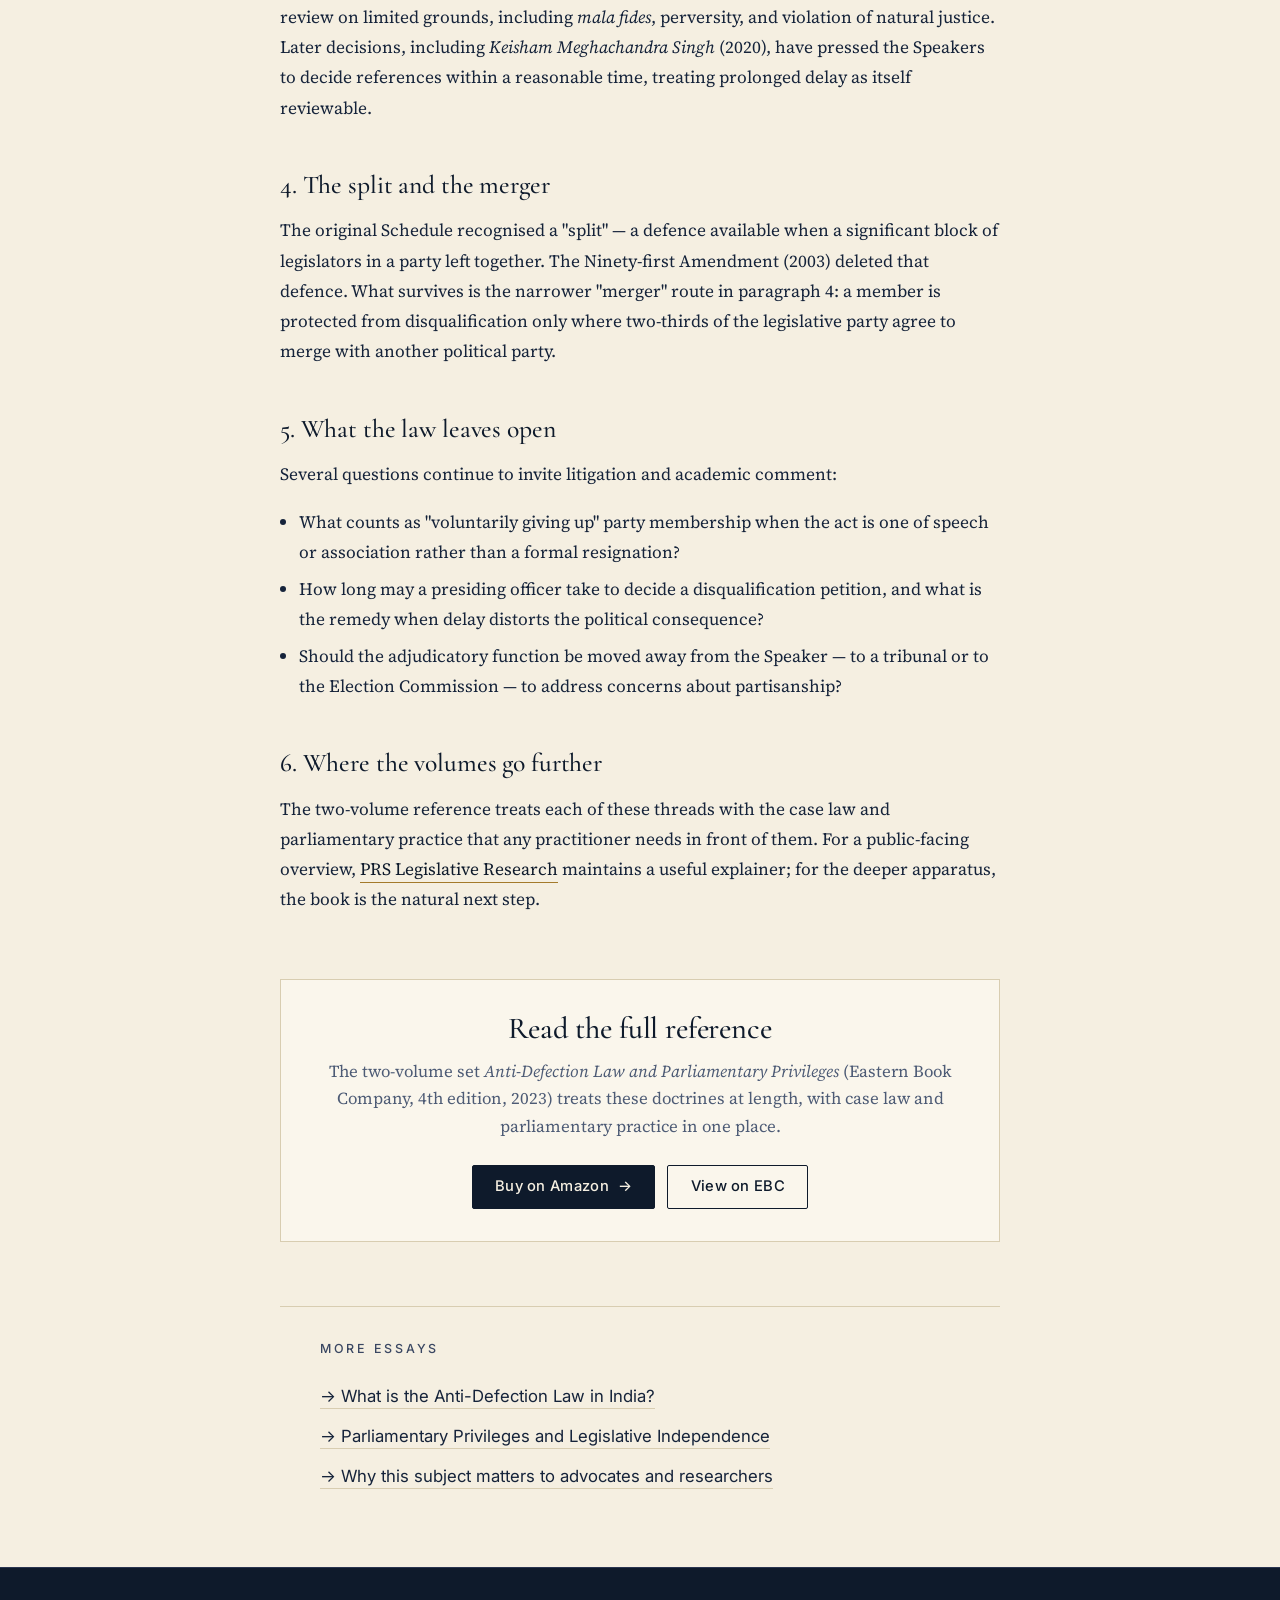
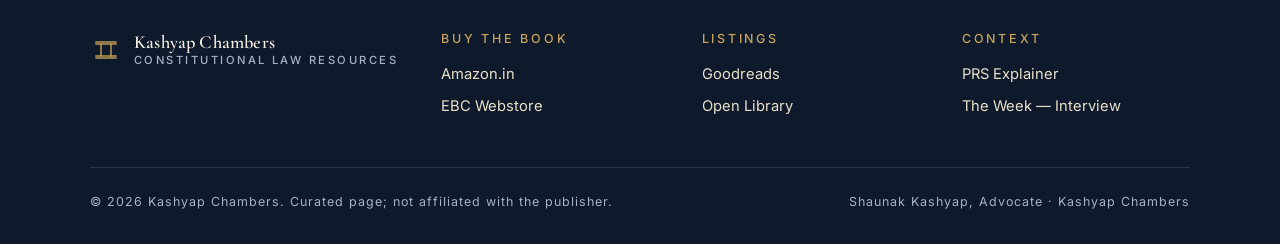
<file: blog/anti-defection-law-india.html>
<!doctype html>
<html lang="en">
<head>
  <meta charset="utf-8" />
  <meta name="viewport" content="width=device-width, initial-scale=1" />
  <title>What is the Anti-Defection Law in India? — Kashyap Chambers</title>
  <meta name="description" content="A working overview of India's anti-defection law — the Tenth Schedule, its grounds for disqualification, the Speaker's role, and what the courts have made of it since Kihoto Hollohan. Curated by Shaunak Kashyap, Advocate." />
  <meta name="keywords" content="Anti-Defection Law, Tenth Schedule, parliamentary privileges, Shaunak Kashyap, Shaunak Kashyap Advocate, Kashyap Chambers, constitutional law India, election law India" />
  <meta name="author" content="Shaunak Kashyap, Advocate — Kashyap Chambers" />
  <link rel="canonical" href="./" />

  <meta property="og:type" content="article" />
  <meta property="og:title" content="What is the Anti-Defection Law in India?" />
  <meta property="og:description" content="A working overview of India's anti-defection law — the Tenth Schedule, its grounds for disqualification, the Speaker's role, and what the courts have made of it since Kihoto Hollohan. Curated by Shaunak Kashyap, Advocate." />
  <meta property="og:image" content="../images/book-volumes.png" />
  <meta property="og:site_name" content="Kashyap Chambers — Constitutional Law Resources" />
  <meta name="twitter:card" content="summary_large_image" />
  <meta name="twitter:title" content="What is the Anti-Defection Law in India?" />
  <meta name="twitter:description" content="A working overview of India's anti-defection law — the Tenth Schedule, its grounds for disqualification, the Speaker's role, and what the courts have made of it since Kihoto Hollohan. Curated by Shaunak Kashyap, Advocate." />

  <link rel="icon" type="image/svg+xml" href="../images/favicon.svg" />
  <link rel="preconnect" href="https://fonts.googleapis.com" />
  <link rel="preconnect" href="https://fonts.gstatic.com" crossorigin />
  <link href="https://fonts.googleapis.com/css2?family=Cormorant+Garamond:ital,wght@0,400;0,500;0,600;1,400;1,500&family=Source+Serif+4:ital,opsz,wght@0,8..60,400;0,8..60,600;1,8..60,400&family=Inter:wght@400;500;600&display=swap" rel="stylesheet" />
  <link rel="stylesheet" href="../css/styles.css" />

  <script type="application/ld+json">
  {
    "@context": "https://schema.org",
    "@type": "Article",
    "headline": "What is the Anti-Defection Law in India?",
    "description": "A working overview of India's anti-defection law — the Tenth Schedule, its grounds for disqualification, the Speaker's role, and what the courts have made of it since Kihoto Hollohan. Curated by Shaunak Kashyap, Advocate.",
    "author": { "@type": "Person", "name": "Shaunak Kashyap", "jobTitle": "Advocate", "affiliation": { "@type": "Organization", "name": "Kashyap Chambers" } },
    "publisher": { "@type": "Organization", "name": "Kashyap Chambers" },
    "about": ["Anti-Defection Law", "Tenth Schedule", "Parliamentary Privileges", "Constitutional Law of India"],
    "mainEntityOfPage": "Anti-Defection Law and Parliamentary Privileges — Kashyap Chambers"
  }
  </script>
</head>
<body>

<header class="site-header">
  <div class="container site-header__inner">
    <a href="../index.html" class="brand" aria-label="Kashyap Chambers home">
      <svg class="brand__mark" viewBox="0 0 32 32" aria-hidden="true">
        <g stroke="currentColor" stroke-width="1.4" fill="none" stroke-linecap="square">
          <line x1="6" y1="9" x2="26" y2="9"/><line x1="6" y1="11" x2="26" y2="11"/>
          <line x1="11" y1="11" x2="11" y2="23"/><line x1="21" y1="11" x2="21" y2="23"/>
          <line x1="6" y1="23" x2="26" y2="23"/><line x1="6" y1="25" x2="26" y2="25"/>
        </g>
      </svg>
      <span class="brand__text">Kashyap Chambers<span>Constitutional Law Resources</span></span>
    </a>
    <nav class="nav" aria-label="Primary">
      <a href="../index.html#the-book">The Book</a>
      <a href="../index.html#why-it-matters">Why It Matters</a>
      <a href="../index.html#curator">Curator</a>
      <a href="../index.html#resources">Resources</a>
      <a href="./index.html" class="is-active">Essays</a>
    </nav>
  </div>
</header>

<main>
  <article class="article">
    <div class="container">
      <header class="article__header">
        <p class="article__meta">Essay · 01 &nbsp;·&nbsp; Doctrine &nbsp;·&nbsp; Curated by Shaunak Kashyap, Advocate</p>
        <h1 style="font-size:var(--text-2xl);max-width:24ch">What is the Anti-Defection Law in India?</h1>
      </header>
      <div class="article__body">
        
<p class="lede">India's anti-defection law lives in the Tenth Schedule of the Constitution. It is a short text doing very heavy work: deciding when a sitting legislator forfeits their seat because of how they have voted, or which side of the aisle they have walked to.</p>

<h2>1. Origin: the 52nd Amendment, 1985</h2>
<p>The Tenth Schedule was inserted into the Constitution by the Constitution (Fifty-second Amendment) Act, 1985. The political context is familiar: through the 1960s and 1970s, governments at the Centre and in the States were repeatedly destabilised by floor-crossings, often coordinated and openly transactional. Parliament chose to constitutionalise a response.</p>
<p>The Schedule applies to members of both Houses of Parliament and the State Legislatures. Its central question is straightforward: when does a legislator's conduct amount to defection, and what follows?</p>

<h2>2. The grounds for disqualification</h2>
<p>Read functionally, the Schedule identifies two principal grounds on which a member of a House may be disqualified:</p>
<ul>
  <li><strong>Voluntarily giving up membership</strong> of the political party on whose ticket the member was elected. The phrase has been read broadly by the Supreme Court to include conduct, not just formal resignation.</li>
  <li><strong>Voting or abstaining contrary to a direction (a "whip")</strong> issued by the party, without prior permission and without subsequent condonation within fifteen days.</li>
</ul>
<p>Independents who join a political party after election, and nominated members who join one after the relevant six-month window, are likewise within the Schedule's reach.</p>

<blockquote>The Tenth Schedule asks one constitutional question of every legislator: did you remain, in substance, the person the electorate sent to the House?</blockquote>

<h2>3. The Speaker's role — and its limits</h2>
<p>Disqualification questions under the Tenth Schedule are decided not by a court at first instance but by the presiding officer of the House — the Speaker of the Lok Sabha or a State Assembly, or the Chairman of the Rajya Sabha or a State Council. That choice of forum has been the most contested feature of the law.</p>
<p>In <em>Kihoto Hollohan v. Zachillhu</em> (1992), the Supreme Court upheld the constitutional validity of the Schedule but read down the finality clause: the Speaker's order is subject to judicial review on limited grounds, including <em>mala fides</em>, perversity, and violation of natural justice. Later decisions, including <em>Keisham Meghachandra Singh</em> (2020), have pressed the Speakers to decide references within a reasonable time, treating prolonged delay as itself reviewable.</p>

<h2>4. The split and the merger</h2>
<p>The original Schedule recognised a "split" — a defence available when a significant block of legislators in a party left together. The Ninety-first Amendment (2003) deleted that defence. What survives is the narrower "merger" route in paragraph 4: a member is protected from disqualification only where two-thirds of the legislative party agree to merge with another political party.</p>

<h2>5. What the law leaves open</h2>
<p>Several questions continue to invite litigation and academic comment:</p>
<ul>
  <li>What counts as "voluntarily giving up" party membership when the act is one of speech or association rather than a formal resignation?</li>
  <li>How long may a presiding officer take to decide a disqualification petition, and what is the remedy when delay distorts the political consequence?</li>
  <li>Should the adjudicatory function be moved away from the Speaker — to a tribunal or to the Election Commission — to address concerns about partisanship?</li>
</ul>

<h2>6. Where the volumes go further</h2>
<p>The two-volume reference treats each of these threads with the case law and parliamentary practice that any practitioner needs in front of them. For a public-facing overview, <a href="https://prsindia.org/theprsblog/the-anti-defection-law-explained?page=269&amp;per-page=1" rel="noopener" target="_blank">PRS Legislative Research</a> maintains a useful explainer; for the deeper apparatus, the book is the natural next step.</p>

      </div>
      <div class="article__cta">
        <h3>Read the full reference</h3>
        <p>The two-volume set <em>Anti-Defection Law and Parliamentary Privileges</em> (Eastern Book Company, 4th edition, 2023) treats these doctrines at length, with case law and parliamentary practice in one place.</p>
        <div style="display:flex;gap:0.75rem;justify-content:center;flex-wrap:wrap">
          <a class="btn btn--primary" href="https://www.amazon.in/Anti-Defection-Law-Parliamentary-Privileges-vols/dp/8195609961" rel="noopener" target="_blank">Buy on Amazon <span class="arrow" aria-hidden="true">→</span></a>
          <a class="btn btn--ghost" href="https://www.ebcwebstore.com/product/anti-defection-law-and-parliamentary-privileges-by-subhash-c-kashyap-4th-edition?products_id=99106869" rel="noopener" target="_blank">View on EBC</a>
        </div>
      </div>

      <div class="container container--narrow" style="margin-top:var(--sp-16);padding-top:var(--sp-8);border-top:1px solid var(--rule)">
        <p class="eyebrow eyebrow--ink">More essays</p>
        <ul style="list-style:none;padding:0;margin:0;display:grid;gap:var(--sp-3);font-family:var(--font-sans)">
          <li><a href="./anti-defection-law-india.html" style="border-bottom:1px solid var(--rule);padding-bottom:2px">→ What is the Anti-Defection Law in India?</a></li>
          <li><a href="./parliamentary-privileges-legislative-independence.html" style="border-bottom:1px solid var(--rule);padding-bottom:2px">→ Parliamentary Privileges and Legislative Independence</a></li>
          <li><a href="./why-this-matters-to-advocates.html" style="border-bottom:1px solid var(--rule);padding-bottom:2px">→ Why this subject matters to advocates and researchers</a></li>
        </ul>
      </div>
    </div>
  </article>
</main>

<footer class="site-footer">
  <div class="container">
    <div class="footer-grid">
      <div>
        <a href="../index.html" class="brand" style="color:var(--parchment);margin-bottom:var(--sp-4)">
          <svg class="brand__mark" viewBox="0 0 32 32" aria-hidden="true" style="color:var(--gold-soft)">
            <g stroke="currentColor" stroke-width="1.4" fill="none" stroke-linecap="square">
              <line x1="6" y1="9" x2="26" y2="9"/><line x1="6" y1="11" x2="26" y2="11"/>
              <line x1="11" y1="11" x2="11" y2="23"/><line x1="21" y1="11" x2="21" y2="23"/>
              <line x1="6" y1="23" x2="26" y2="23"/><line x1="6" y1="25" x2="26" y2="25"/>
            </g>
          </svg>
          <span class="brand__text" style="color:var(--parchment)">Kashyap Chambers<span style="color:var(--text-on-ink-mute)">Constitutional Law Resources</span></span>
        </a>
      </div>
      <div>
        <h4>Buy the Book</h4>
        <ul>
          <li><a href="https://www.amazon.in/Anti-Defection-Law-Parliamentary-Privileges-vols/dp/8195609961" rel="noopener" target="_blank">Amazon.in</a></li>
          <li><a href="https://www.ebcwebstore.com/product/anti-defection-law-and-parliamentary-privileges-by-subhash-c-kashyap-4th-edition?products_id=99106869" rel="noopener" target="_blank">EBC Webstore</a></li>
        </ul>
      </div>
      <div>
        <h4>Listings</h4>
        <ul>
          <li><a href="https://www.goodreads.com/book/show/1990302.Anti_Defection_Law_And_Parliamentary_Privileges" rel="noopener" target="_blank">Goodreads</a></li>
          <li><a href="https://openlibrary.org/works/OL1075206W/Anti-defection_law_and_Parliamentary_privileges" rel="noopener" target="_blank">Open Library</a></li>
        </ul>
      </div>
      <div>
        <h4>Context</h4>
        <ul>
          <li><a href="https://prsindia.org/theprsblog/the-anti-defection-law-explained?page=269&amp;per-page=1" rel="noopener" target="_blank">PRS Explainer</a></li>
          <li><a href="https://www.theweek.in/theweek/cover/2024/09/28/lok-sabha-former-secretary-general-subhash-c-kashyap-interview.html" rel="noopener" target="_blank">The Week — Interview</a></li>
        </ul>
      </div>
    </div>
    <div class="site-footer__bottom">
      <div>© <span id="year">2025</span> Kashyap Chambers. Curated page; not affiliated with the publisher.</div>
      <div>Shaunak Kashyap, Advocate · Kashyap Chambers</div>
    </div>
  </div>
</footer>

<script>document.getElementById('year').textContent = new Date().getFullYear();</script>

</body>
</html>
</file>
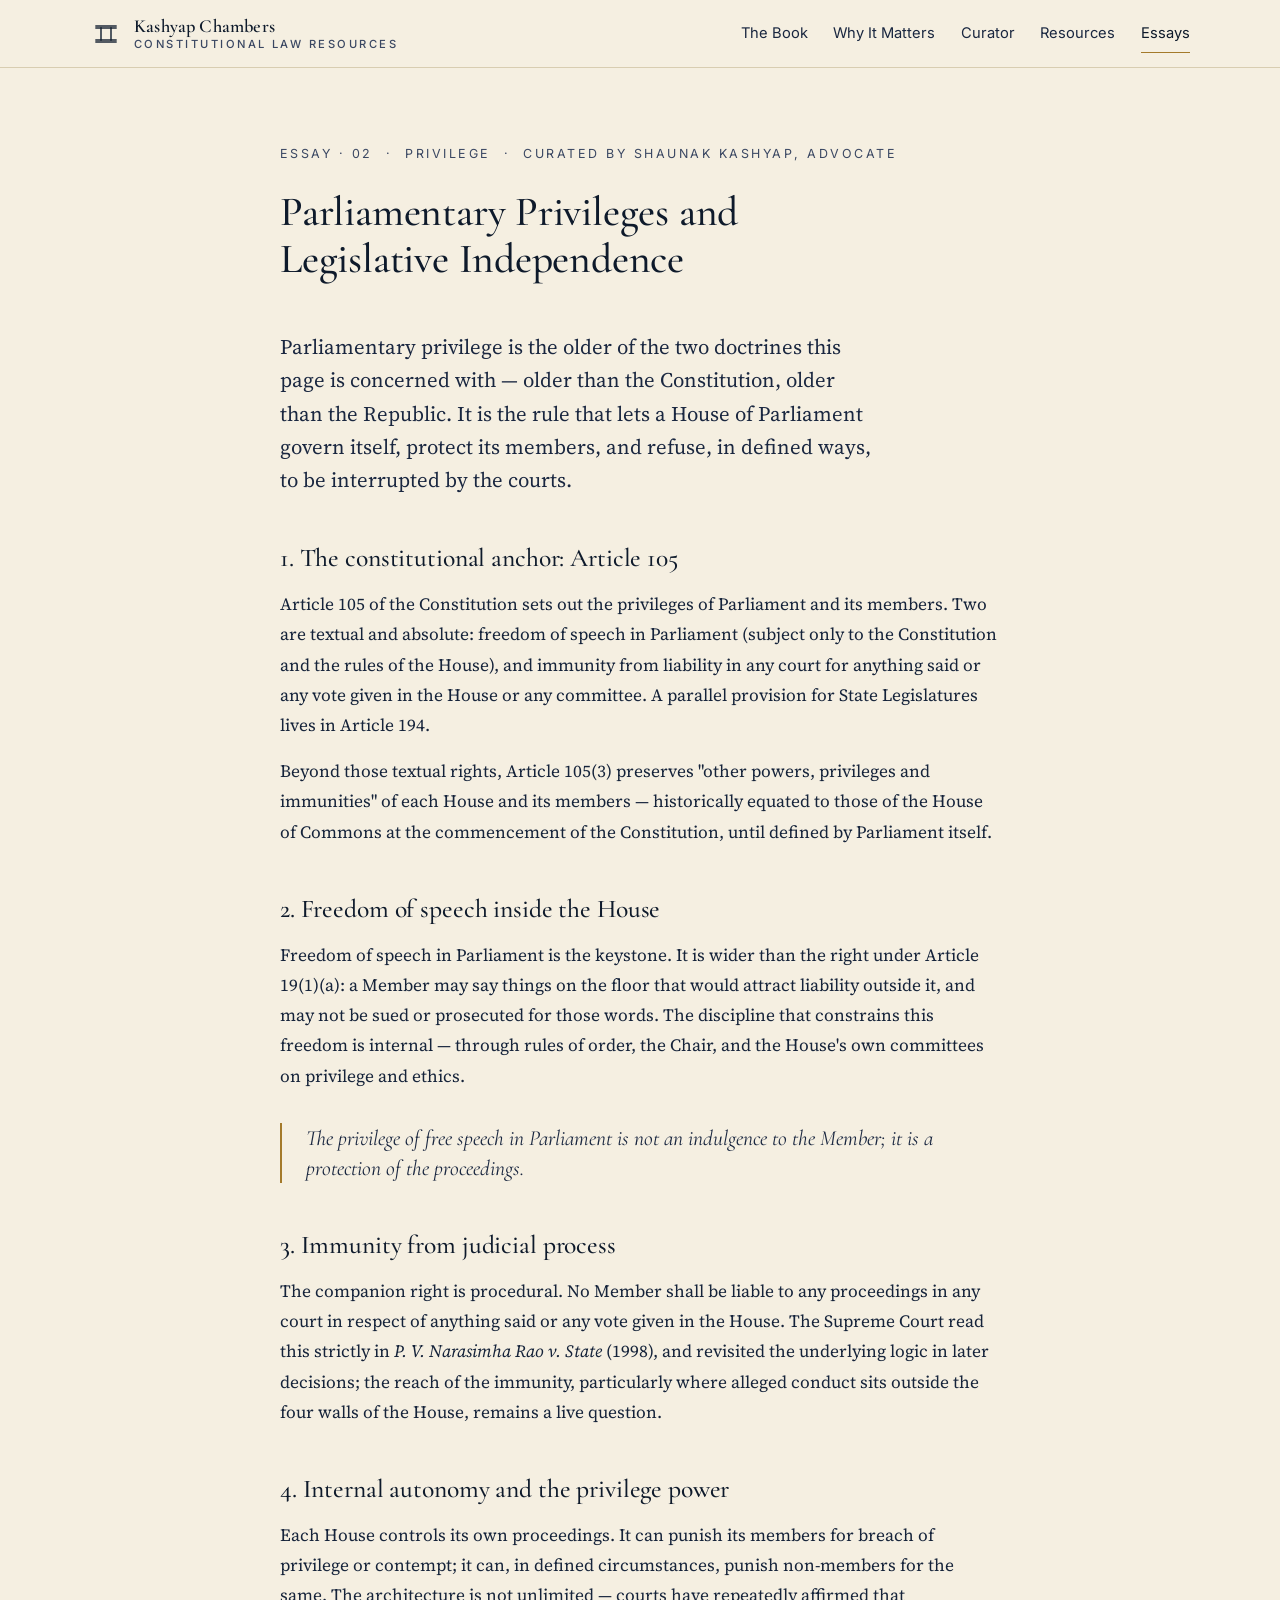
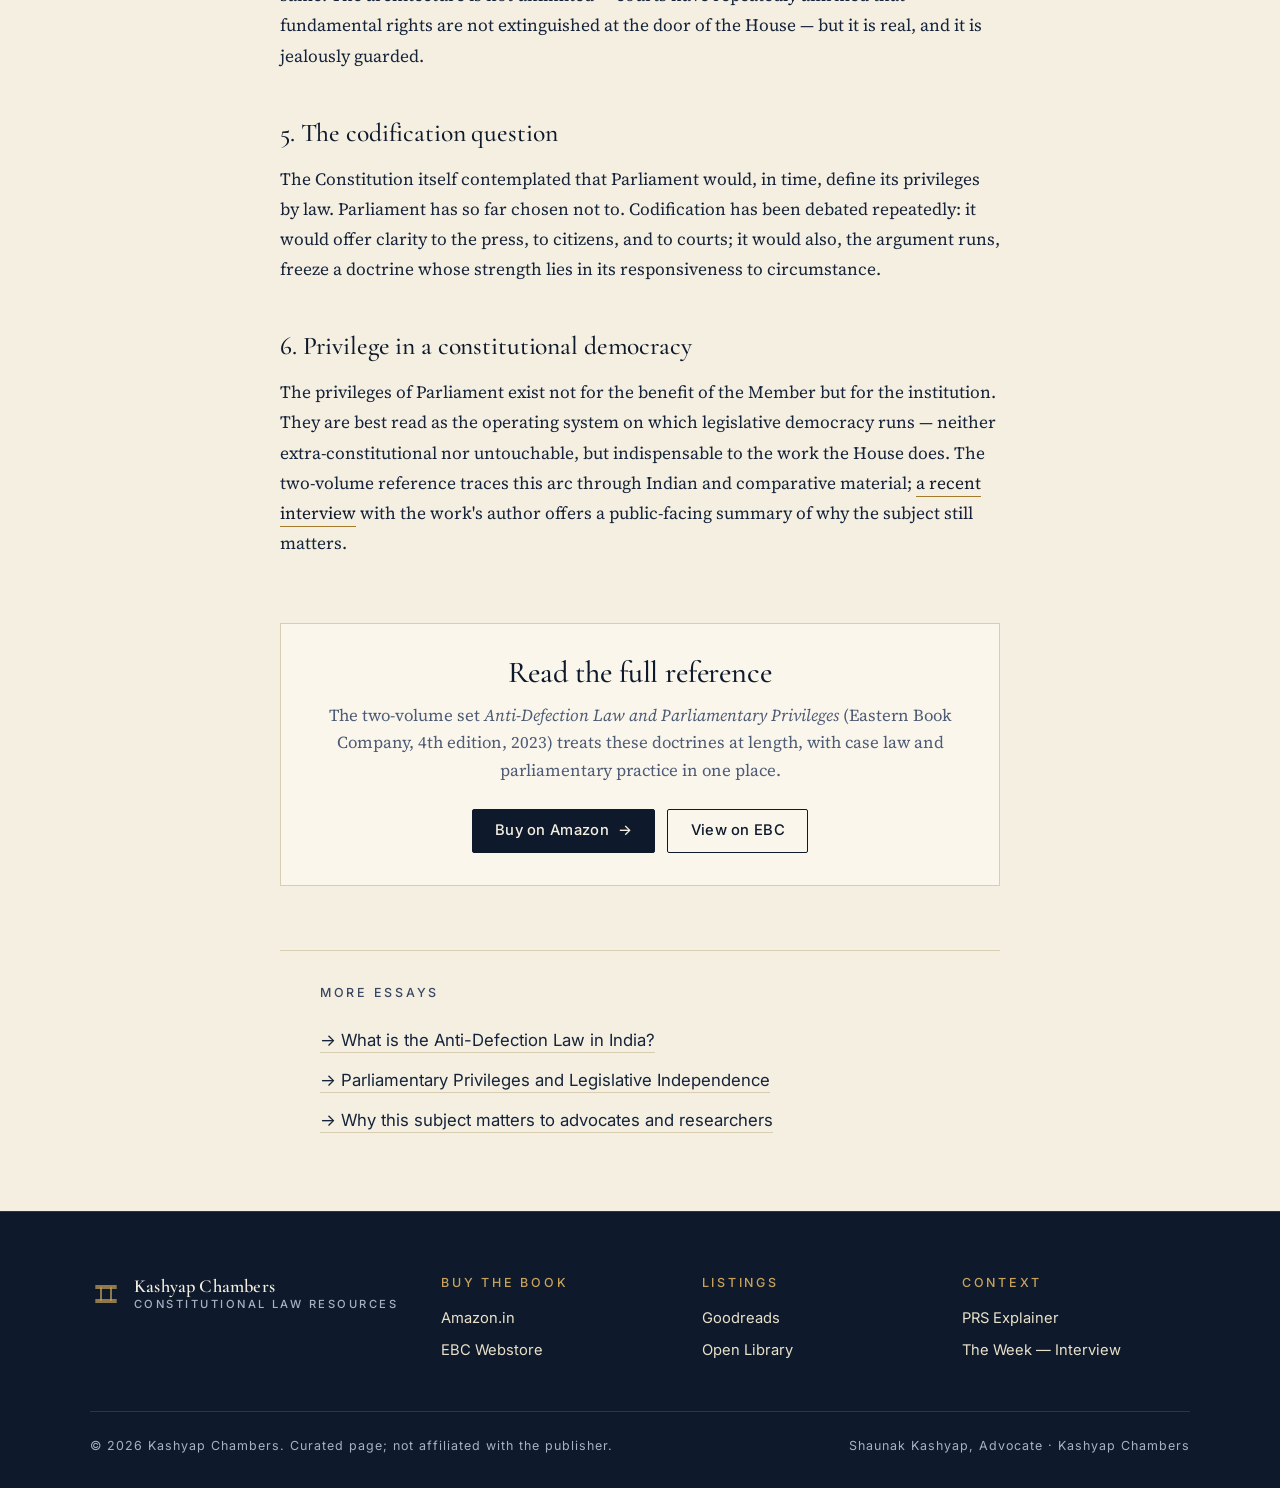
<file: blog/parliamentary-privileges-legislative-independence.html>
<!doctype html>
<html lang="en">
<head>
  <meta charset="utf-8" />
  <meta name="viewport" content="width=device-width, initial-scale=1" />
  <title>Parliamentary Privileges and Legislative Independence — Kashyap Chambers</title>
  <meta name="description" content="An essay on Article 105, freedom of speech inside the House, immunity from judicial process, and the open question of codification — read as a single doctrinal arc. Curated by Shaunak Kashyap, Advocate." />
  <meta name="keywords" content="Anti-Defection Law, Tenth Schedule, parliamentary privileges, Shaunak Kashyap, Shaunak Kashyap Advocate, Kashyap Chambers, constitutional law India, election law India" />
  <meta name="author" content="Shaunak Kashyap, Advocate — Kashyap Chambers" />
  <link rel="canonical" href="./" />

  <meta property="og:type" content="article" />
  <meta property="og:title" content="Parliamentary Privileges and Legislative Independence" />
  <meta property="og:description" content="An essay on Article 105, freedom of speech inside the House, immunity from judicial process, and the open question of codification — read as a single doctrinal arc. Curated by Shaunak Kashyap, Advocate." />
  <meta property="og:image" content="../images/book-volumes.png" />
  <meta property="og:site_name" content="Kashyap Chambers — Constitutional Law Resources" />
  <meta name="twitter:card" content="summary_large_image" />
  <meta name="twitter:title" content="Parliamentary Privileges and Legislative Independence" />
  <meta name="twitter:description" content="An essay on Article 105, freedom of speech inside the House, immunity from judicial process, and the open question of codification — read as a single doctrinal arc. Curated by Shaunak Kashyap, Advocate." />

  <link rel="icon" type="image/svg+xml" href="../images/favicon.svg" />
  <link rel="preconnect" href="https://fonts.googleapis.com" />
  <link rel="preconnect" href="https://fonts.gstatic.com" crossorigin />
  <link href="https://fonts.googleapis.com/css2?family=Cormorant+Garamond:ital,wght@0,400;0,500;0,600;1,400;1,500&family=Source+Serif+4:ital,opsz,wght@0,8..60,400;0,8..60,600;1,8..60,400&family=Inter:wght@400;500;600&display=swap" rel="stylesheet" />
  <link rel="stylesheet" href="../css/styles.css" />

  <script type="application/ld+json">
  {
    "@context": "https://schema.org",
    "@type": "Article",
    "headline": "Parliamentary Privileges and Legislative Independence",
    "description": "An essay on Article 105, freedom of speech inside the House, immunity from judicial process, and the open question of codification — read as a single doctrinal arc. Curated by Shaunak Kashyap, Advocate.",
    "author": { "@type": "Person", "name": "Shaunak Kashyap", "jobTitle": "Advocate", "affiliation": { "@type": "Organization", "name": "Kashyap Chambers" } },
    "publisher": { "@type": "Organization", "name": "Kashyap Chambers" },
    "about": ["Anti-Defection Law", "Tenth Schedule", "Parliamentary Privileges", "Constitutional Law of India"],
    "mainEntityOfPage": "Anti-Defection Law and Parliamentary Privileges — Kashyap Chambers"
  }
  </script>
</head>
<body>

<header class="site-header">
  <div class="container site-header__inner">
    <a href="../index.html" class="brand" aria-label="Kashyap Chambers home">
      <svg class="brand__mark" viewBox="0 0 32 32" aria-hidden="true">
        <g stroke="currentColor" stroke-width="1.4" fill="none" stroke-linecap="square">
          <line x1="6" y1="9" x2="26" y2="9"/><line x1="6" y1="11" x2="26" y2="11"/>
          <line x1="11" y1="11" x2="11" y2="23"/><line x1="21" y1="11" x2="21" y2="23"/>
          <line x1="6" y1="23" x2="26" y2="23"/><line x1="6" y1="25" x2="26" y2="25"/>
        </g>
      </svg>
      <span class="brand__text">Kashyap Chambers<span>Constitutional Law Resources</span></span>
    </a>
    <nav class="nav" aria-label="Primary">
      <a href="../index.html#the-book">The Book</a>
      <a href="../index.html#why-it-matters">Why It Matters</a>
      <a href="../index.html#curator">Curator</a>
      <a href="../index.html#resources">Resources</a>
      <a href="./index.html" class="is-active">Essays</a>
    </nav>
  </div>
</header>

<main>
  <article class="article">
    <div class="container">
      <header class="article__header">
        <p class="article__meta">Essay · 02 &nbsp;·&nbsp; Privilege &nbsp;·&nbsp; Curated by Shaunak Kashyap, Advocate</p>
        <h1 style="font-size:var(--text-2xl);max-width:24ch">Parliamentary Privileges and Legislative Independence</h1>
      </header>
      <div class="article__body">
        
<p class="lede">Parliamentary privilege is the older of the two doctrines this page is concerned with — older than the Constitution, older than the Republic. It is the rule that lets a House of Parliament govern itself, protect its members, and refuse, in defined ways, to be interrupted by the courts.</p>

<h2>1. The constitutional anchor: Article 105</h2>
<p>Article 105 of the Constitution sets out the privileges of Parliament and its members. Two are textual and absolute: freedom of speech in Parliament (subject only to the Constitution and the rules of the House), and immunity from liability in any court for anything said or any vote given in the House or any committee. A parallel provision for State Legislatures lives in Article 194.</p>
<p>Beyond those textual rights, Article 105(3) preserves "other powers, privileges and immunities" of each House and its members — historically equated to those of the House of Commons at the commencement of the Constitution, until defined by Parliament itself.</p>

<h2>2. Freedom of speech inside the House</h2>
<p>Freedom of speech in Parliament is the keystone. It is wider than the right under Article 19(1)(a): a Member may say things on the floor that would attract liability outside it, and may not be sued or prosecuted for those words. The discipline that constrains this freedom is internal — through rules of order, the Chair, and the House's own committees on privilege and ethics.</p>

<blockquote>The privilege of free speech in Parliament is not an indulgence to the Member; it is a protection of the proceedings.</blockquote>

<h2>3. Immunity from judicial process</h2>
<p>The companion right is procedural. No Member shall be liable to any proceedings in any court in respect of anything said or any vote given in the House. The Supreme Court read this strictly in <em>P. V. Narasimha Rao v. State</em> (1998), and revisited the underlying logic in later decisions; the reach of the immunity, particularly where alleged conduct sits outside the four walls of the House, remains a live question.</p>

<h2>4. Internal autonomy and the privilege power</h2>
<p>Each House controls its own proceedings. It can punish its members for breach of privilege or contempt; it can, in defined circumstances, punish non-members for the same. The architecture is not unlimited — courts have repeatedly affirmed that fundamental rights are not extinguished at the door of the House — but it is real, and it is jealously guarded.</p>

<h2>5. The codification question</h2>
<p>The Constitution itself contemplated that Parliament would, in time, define its privileges by law. Parliament has so far chosen not to. Codification has been debated repeatedly: it would offer clarity to the press, to citizens, and to courts; it would also, the argument runs, freeze a doctrine whose strength lies in its responsiveness to circumstance.</p>

<h2>6. Privilege in a constitutional democracy</h2>
<p>The privileges of Parliament exist not for the benefit of the Member but for the institution. They are best read as the operating system on which legislative democracy runs — neither extra-constitutional nor untouchable, but indispensable to the work the House does. The two-volume reference traces this arc through Indian and comparative material; <a href="https://www.theweek.in/theweek/cover/2024/09/28/lok-sabha-former-secretary-general-subhash-c-kashyap-interview.html" rel="noopener" target="_blank">a recent interview</a> with the work's author offers a public-facing summary of why the subject still matters.</p>

      </div>
      <div class="article__cta">
        <h3>Read the full reference</h3>
        <p>The two-volume set <em>Anti-Defection Law and Parliamentary Privileges</em> (Eastern Book Company, 4th edition, 2023) treats these doctrines at length, with case law and parliamentary practice in one place.</p>
        <div style="display:flex;gap:0.75rem;justify-content:center;flex-wrap:wrap">
          <a class="btn btn--primary" href="https://www.amazon.in/Anti-Defection-Law-Parliamentary-Privileges-vols/dp/8195609961" rel="noopener" target="_blank">Buy on Amazon <span class="arrow" aria-hidden="true">→</span></a>
          <a class="btn btn--ghost" href="https://www.ebcwebstore.com/product/anti-defection-law-and-parliamentary-privileges-by-subhash-c-kashyap-4th-edition?products_id=99106869" rel="noopener" target="_blank">View on EBC</a>
        </div>
      </div>

      <div class="container container--narrow" style="margin-top:var(--sp-16);padding-top:var(--sp-8);border-top:1px solid var(--rule)">
        <p class="eyebrow eyebrow--ink">More essays</p>
        <ul style="list-style:none;padding:0;margin:0;display:grid;gap:var(--sp-3);font-family:var(--font-sans)">
          <li><a href="./anti-defection-law-india.html" style="border-bottom:1px solid var(--rule);padding-bottom:2px">→ What is the Anti-Defection Law in India?</a></li>
          <li><a href="./parliamentary-privileges-legislative-independence.html" style="border-bottom:1px solid var(--rule);padding-bottom:2px">→ Parliamentary Privileges and Legislative Independence</a></li>
          <li><a href="./why-this-matters-to-advocates.html" style="border-bottom:1px solid var(--rule);padding-bottom:2px">→ Why this subject matters to advocates and researchers</a></li>
        </ul>
      </div>
    </div>
  </article>
</main>

<footer class="site-footer">
  <div class="container">
    <div class="footer-grid">
      <div>
        <a href="../index.html" class="brand" style="color:var(--parchment);margin-bottom:var(--sp-4)">
          <svg class="brand__mark" viewBox="0 0 32 32" aria-hidden="true" style="color:var(--gold-soft)">
            <g stroke="currentColor" stroke-width="1.4" fill="none" stroke-linecap="square">
              <line x1="6" y1="9" x2="26" y2="9"/><line x1="6" y1="11" x2="26" y2="11"/>
              <line x1="11" y1="11" x2="11" y2="23"/><line x1="21" y1="11" x2="21" y2="23"/>
              <line x1="6" y1="23" x2="26" y2="23"/><line x1="6" y1="25" x2="26" y2="25"/>
            </g>
          </svg>
          <span class="brand__text" style="color:var(--parchment)">Kashyap Chambers<span style="color:var(--text-on-ink-mute)">Constitutional Law Resources</span></span>
        </a>
      </div>
      <div>
        <h4>Buy the Book</h4>
        <ul>
          <li><a href="https://www.amazon.in/Anti-Defection-Law-Parliamentary-Privileges-vols/dp/8195609961" rel="noopener" target="_blank">Amazon.in</a></li>
          <li><a href="https://www.ebcwebstore.com/product/anti-defection-law-and-parliamentary-privileges-by-subhash-c-kashyap-4th-edition?products_id=99106869" rel="noopener" target="_blank">EBC Webstore</a></li>
        </ul>
      </div>
      <div>
        <h4>Listings</h4>
        <ul>
          <li><a href="https://www.goodreads.com/book/show/1990302.Anti_Defection_Law_And_Parliamentary_Privileges" rel="noopener" target="_blank">Goodreads</a></li>
          <li><a href="https://openlibrary.org/works/OL1075206W/Anti-defection_law_and_Parliamentary_privileges" rel="noopener" target="_blank">Open Library</a></li>
        </ul>
      </div>
      <div>
        <h4>Context</h4>
        <ul>
          <li><a href="https://prsindia.org/theprsblog/the-anti-defection-law-explained?page=269&amp;per-page=1" rel="noopener" target="_blank">PRS Explainer</a></li>
          <li><a href="https://www.theweek.in/theweek/cover/2024/09/28/lok-sabha-former-secretary-general-subhash-c-kashyap-interview.html" rel="noopener" target="_blank">The Week — Interview</a></li>
        </ul>
      </div>
    </div>
    <div class="site-footer__bottom">
      <div>© <span id="year">2025</span> Kashyap Chambers. Curated page; not affiliated with the publisher.</div>
      <div>Shaunak Kashyap, Advocate · Kashyap Chambers</div>
    </div>
  </div>
</footer>

<script>document.getElementById('year').textContent = new Date().getFullYear();</script>

</body>
</html>
</file>
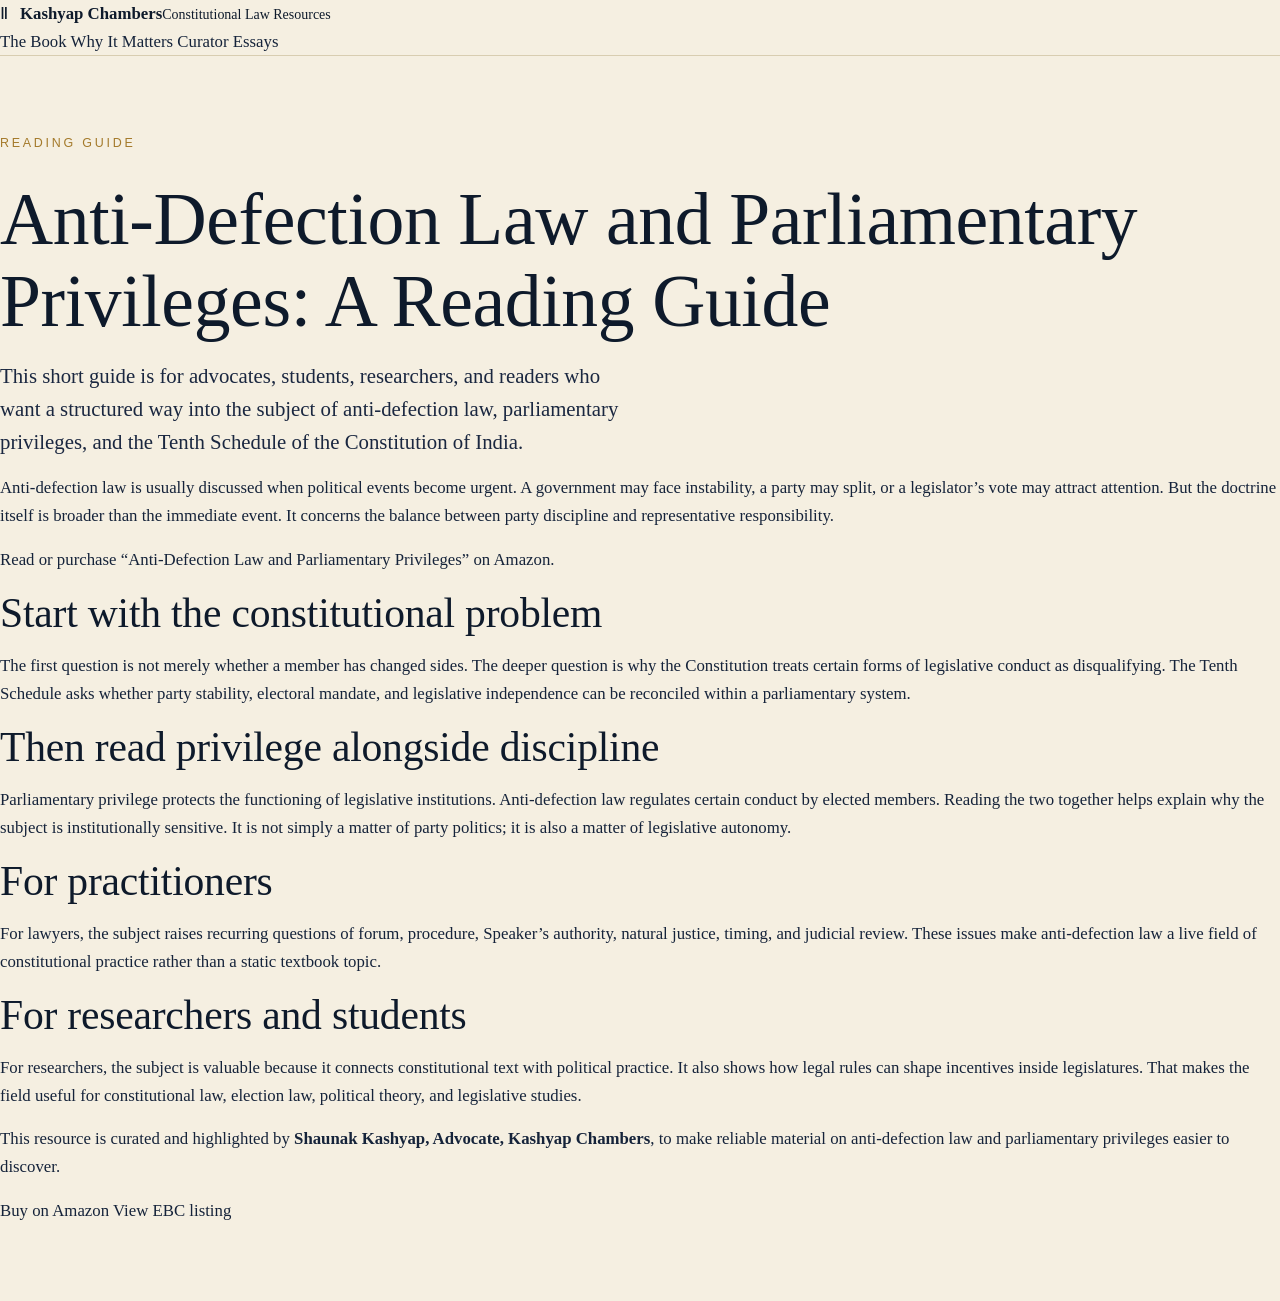
<file: blog/reading-guide.html>
<!DOCTYPE html>
<html lang="en">
<head>
  <meta charset="UTF-8">
  <meta name="viewport" content="width=device-width, initial-scale=1.0">
  <title>Anti-Defection Law and Parliamentary Privileges: A Reading Guide | Shaunak Kashyap, Advocate</title>
  <meta name="description" content="A short reading guide for Anti-Defection Law and Parliamentary Privileges, curated by Shaunak Kashyap, Advocate, Kashyap Chambers.">
  <link rel="canonical" href="../blog/reading-guide.html">
  <meta property="og:title" content="Anti-Defection Law and Parliamentary Privileges: A Reading Guide">
  <meta property="og:description" content="A reading guide for advocates, law students, and researchers studying anti-defection law, parliamentary privileges, and the Tenth Schedule.">
  <meta property="og:type" content="article">
  <meta property="og:image" content="../images/book-volumes.png">
  <link rel="icon" href="../images/favicon.svg" type="image/svg+xml">
  <link rel="stylesheet" href="../css/styles.css">
  <script type="application/ld+json">
  {
    "@context": "https://schema.org",
    "@type": "Article",
    "headline": "Anti-Defection Law and Parliamentary Privileges: A Reading Guide",
    "author": {
      "@type": "Person",
      "name": "Shaunak Kashyap",
      "jobTitle": "Advocate"
    },
    "about": ["Anti-Defection Law", "Parliamentary Privileges", "Tenth Schedule", "Indian Constitutional Law"],
    "isPartOf": {
      "@type": "WebSite",
      "name": "Kashyap Chambers Constitutional Law Resources"
    }
  }
  </script>
</head>
<body>
  <header class="site-header">
    <a class="brand" href="../index.html" aria-label="Kashyap Chambers home">
      <span class="brand-mark" aria-hidden="true">Ⅱ</span>
      <span><strong>Kashyap Chambers</strong><small>Constitutional Law Resources</small></span>
    </a>
    <nav>
      <a href="../index.html#book">The Book</a>
      <a href="../index.html#why">Why It Matters</a>
      <a href="../index.html#curator">Curator</a>
      <a href="index.html">Essays</a>
    </nav>
  </header>

  <main class="article-shell">
    <article class="article">
      <p class="eyebrow">Reading guide</p>
      <h1>Anti-Defection Law and Parliamentary Privileges: A Reading Guide</h1>
      <p class="lede">This short guide is for advocates, students, researchers, and readers who want a structured way into the subject of anti-defection law, parliamentary privileges, and the Tenth Schedule of the Constitution of India.</p>

      <p>Anti-defection law is usually discussed when political events become urgent. A government may face instability, a party may split, or a legislator’s vote may attract attention. But the doctrine itself is broader than the immediate event. It concerns the balance between party discipline and representative responsibility.</p>

      <p><a class="inline-cta" href="https://www.amazon.in/Anti-Defection-Law-Parliamentary-Privileges-vols/dp/8195609961">Read or purchase “Anti-Defection Law and Parliamentary Privileges” on Amazon</a>.</p>

      <h2>Start with the constitutional problem</h2>
      <p>The first question is not merely whether a member has changed sides. The deeper question is why the Constitution treats certain forms of legislative conduct as disqualifying. The Tenth Schedule asks whether party stability, electoral mandate, and legislative independence can be reconciled within a parliamentary system.</p>

      <h2>Then read privilege alongside discipline</h2>
      <p>Parliamentary privilege protects the functioning of legislative institutions. Anti-defection law regulates certain conduct by elected members. Reading the two together helps explain why the subject is institutionally sensitive. It is not simply a matter of party politics; it is also a matter of legislative autonomy.</p>

      <h2>For practitioners</h2>
      <p>For lawyers, the subject raises recurring questions of forum, procedure, Speaker’s authority, natural justice, timing, and judicial review. These issues make anti-defection law a live field of constitutional practice rather than a static textbook topic.</p>

      <h2>For researchers and students</h2>
      <p>For researchers, the subject is valuable because it connects constitutional text with political practice. It also shows how legal rules can shape incentives inside legislatures. That makes the field useful for constitutional law, election law, political theory, and legislative studies.</p>

      <p>This resource is curated and highlighted by <strong>Shaunak Kashyap, Advocate, Kashyap Chambers</strong>, to make reliable material on anti-defection law and parliamentary privileges easier to discover.</p>

      <div class="article-cta">
        <a class="button primary" href="https://www.amazon.in/Anti-Defection-Law-Parliamentary-Privileges-vols/dp/8195609961">Buy on Amazon</a>
        <a class="button secondary" href="https://www.ebcwebstore.com/product/anti-defection-law-and-parliamentary-privileges-by-subhash-c-kashyap-4th-edition?products_id=99106869">View EBC listing</a>
      </div>
    </article>
  </main>
</body>
</html>
</file>
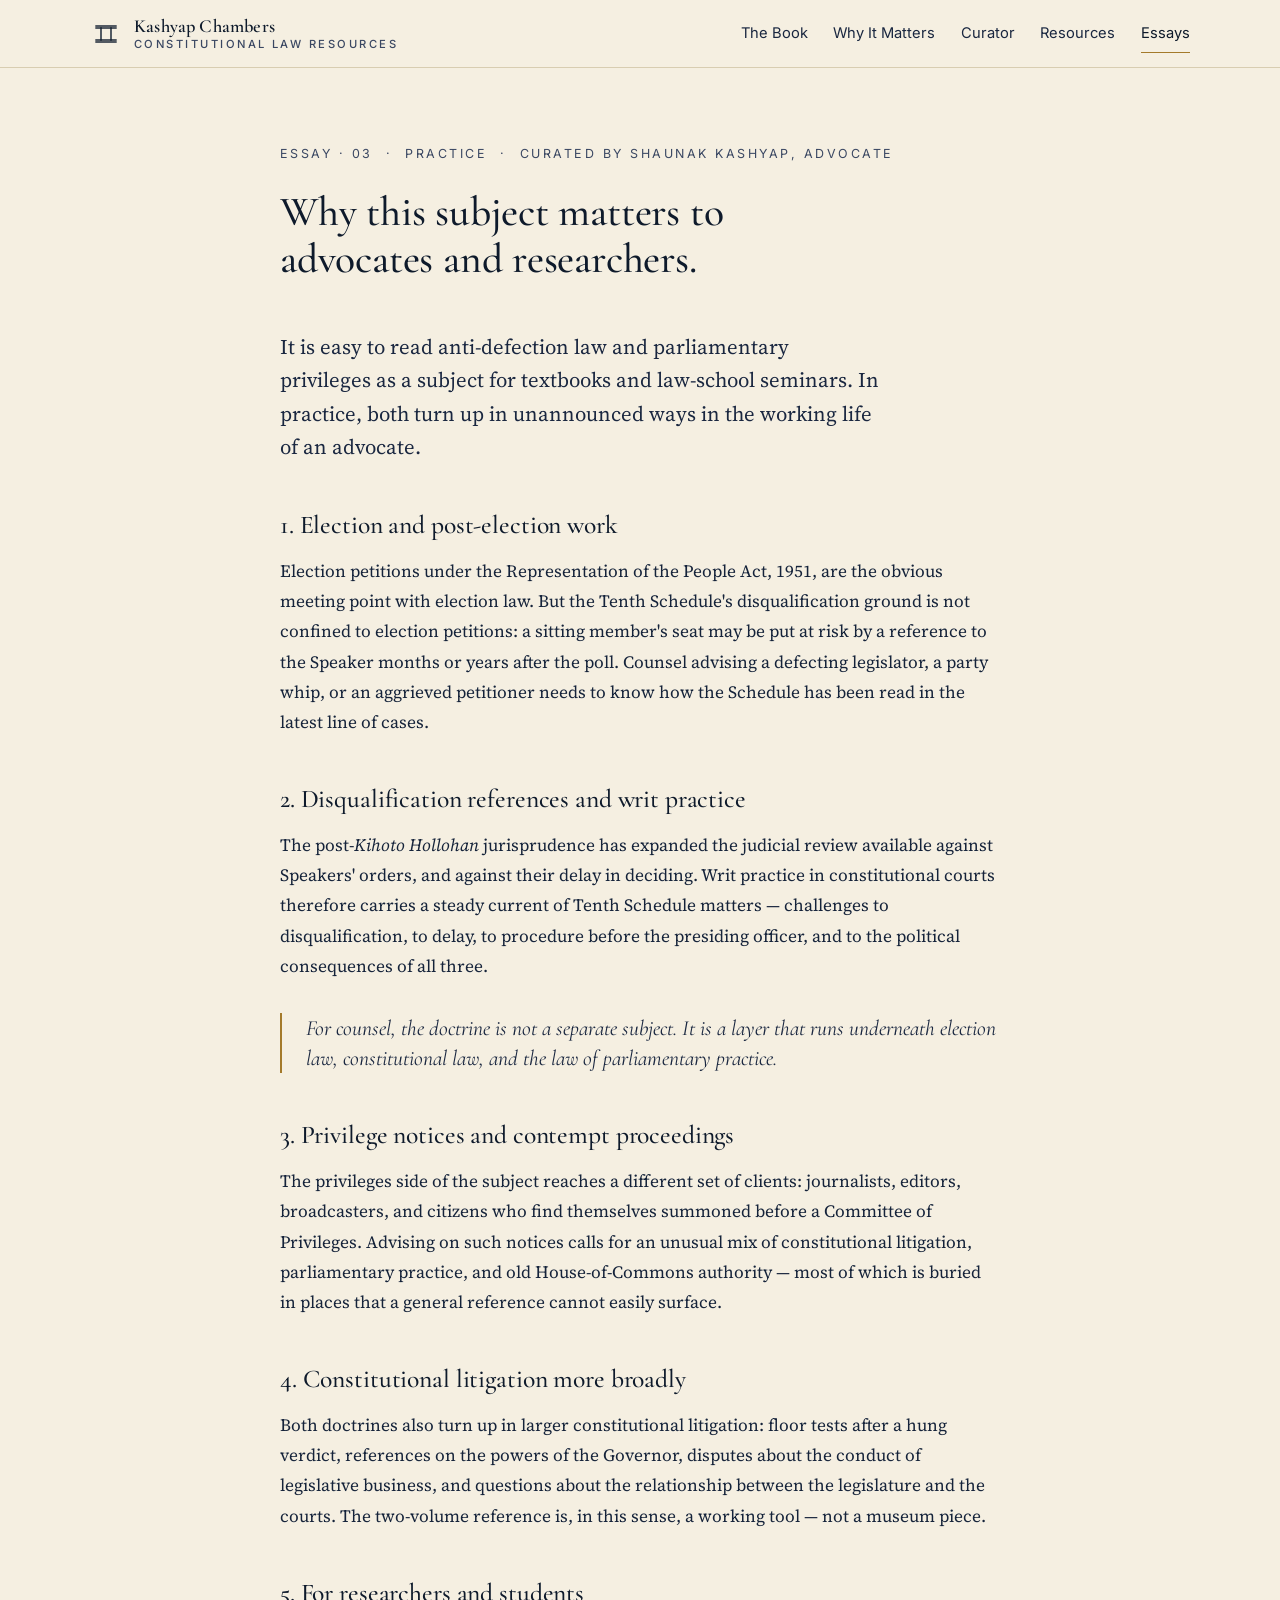
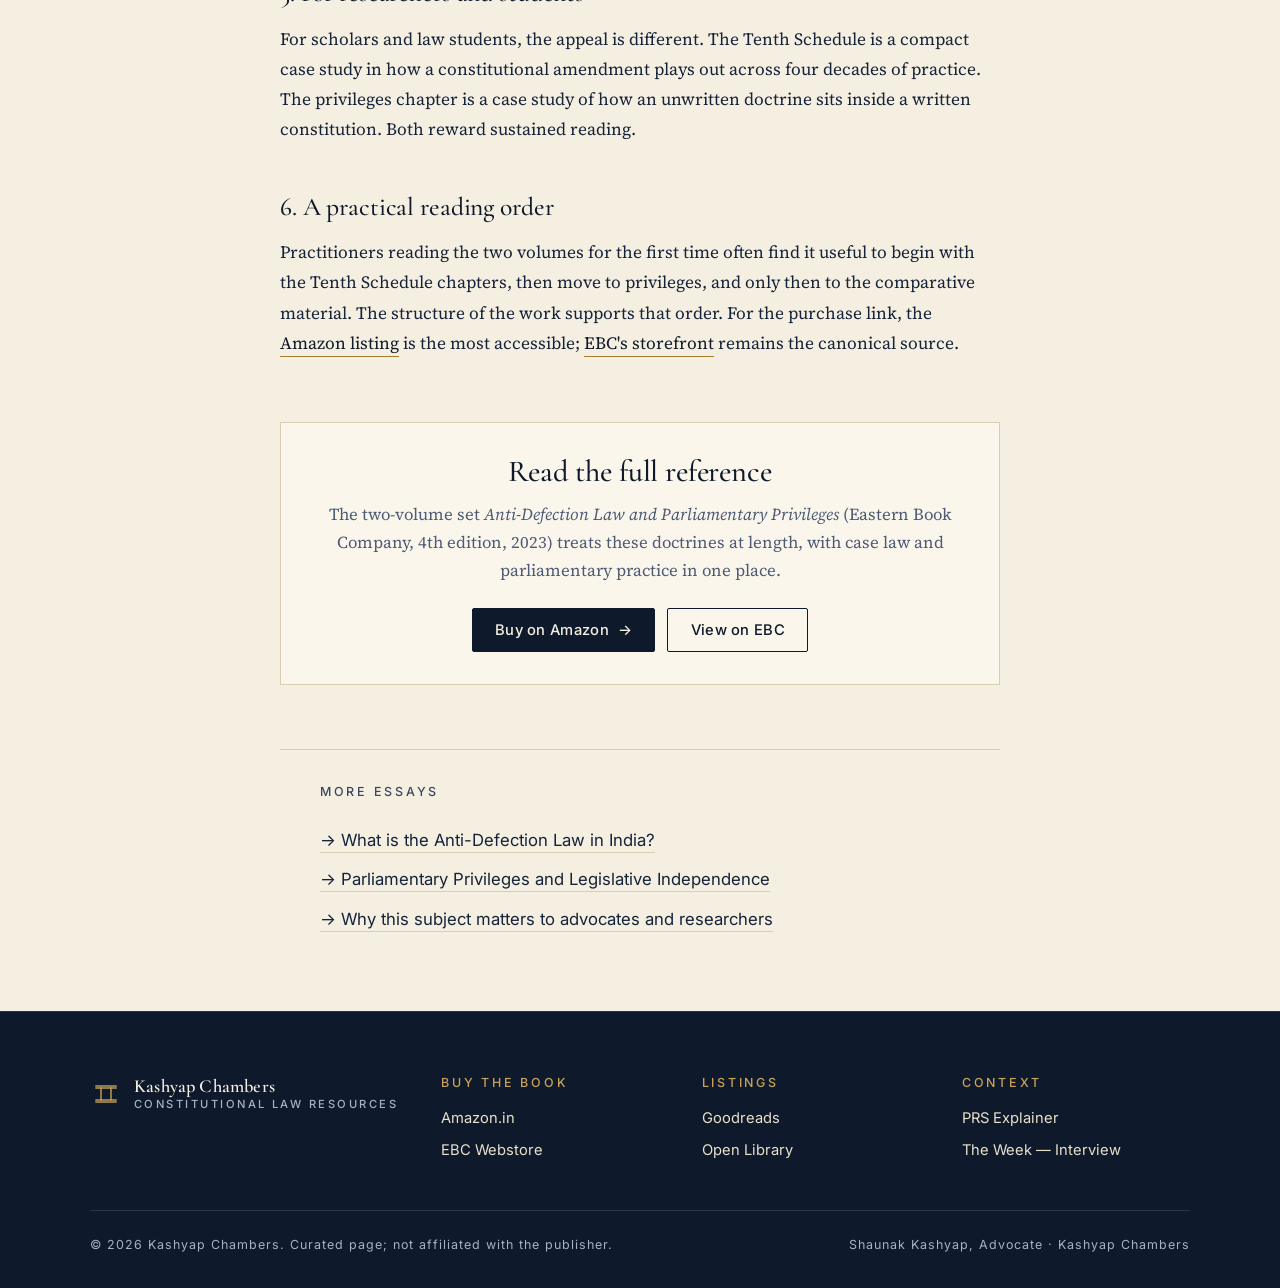
<file: blog/why-this-matters-to-advocates.html>
<!doctype html>
<html lang="en">
<head>
  <meta charset="utf-8" />
  <meta name="viewport" content="width=device-width, initial-scale=1" />
  <title>Why this subject matters to advocates and researchers — Kashyap Chambers</title>
  <meta name="description" content="Where anti-defection law and parliamentary privileges turn up in real practice — election petitions, disqualification references, contempt notices, and constitutional litigation. Curated by Shaunak Kashyap, Advocate." />
  <meta name="keywords" content="Anti-Defection Law, Tenth Schedule, parliamentary privileges, Shaunak Kashyap, Shaunak Kashyap Advocate, Kashyap Chambers, constitutional law India, election law India" />
  <meta name="author" content="Shaunak Kashyap, Advocate — Kashyap Chambers" />
  <link rel="canonical" href="./" />

  <meta property="og:type" content="article" />
  <meta property="og:title" content="Why this subject matters to advocates and researchers" />
  <meta property="og:description" content="Where anti-defection law and parliamentary privileges turn up in real practice — election petitions, disqualification references, contempt notices, and constitutional litigation. Curated by Shaunak Kashyap, Advocate." />
  <meta property="og:image" content="../images/book-volumes.png" />
  <meta property="og:site_name" content="Kashyap Chambers — Constitutional Law Resources" />
  <meta name="twitter:card" content="summary_large_image" />
  <meta name="twitter:title" content="Why this subject matters to advocates and researchers" />
  <meta name="twitter:description" content="Where anti-defection law and parliamentary privileges turn up in real practice — election petitions, disqualification references, contempt notices, and constitutional litigation. Curated by Shaunak Kashyap, Advocate." />

  <link rel="icon" type="image/svg+xml" href="../images/favicon.svg" />
  <link rel="preconnect" href="https://fonts.googleapis.com" />
  <link rel="preconnect" href="https://fonts.gstatic.com" crossorigin />
  <link href="https://fonts.googleapis.com/css2?family=Cormorant+Garamond:ital,wght@0,400;0,500;0,600;1,400;1,500&family=Source+Serif+4:ital,opsz,wght@0,8..60,400;0,8..60,600;1,8..60,400&family=Inter:wght@400;500;600&display=swap" rel="stylesheet" />
  <link rel="stylesheet" href="../css/styles.css" />

  <script type="application/ld+json">
  {
    "@context": "https://schema.org",
    "@type": "Article",
    "headline": "Why this subject matters to advocates and researchers",
    "description": "Where anti-defection law and parliamentary privileges turn up in real practice — election petitions, disqualification references, contempt notices, and constitutional litigation. Curated by Shaunak Kashyap, Advocate.",
    "author": { "@type": "Person", "name": "Shaunak Kashyap", "jobTitle": "Advocate", "affiliation": { "@type": "Organization", "name": "Kashyap Chambers" } },
    "publisher": { "@type": "Organization", "name": "Kashyap Chambers" },
    "about": ["Anti-Defection Law", "Tenth Schedule", "Parliamentary Privileges", "Constitutional Law of India"],
    "mainEntityOfPage": "Anti-Defection Law and Parliamentary Privileges — Kashyap Chambers"
  }
  </script>
</head>
<body>

<header class="site-header">
  <div class="container site-header__inner">
    <a href="../index.html" class="brand" aria-label="Kashyap Chambers home">
      <svg class="brand__mark" viewBox="0 0 32 32" aria-hidden="true">
        <g stroke="currentColor" stroke-width="1.4" fill="none" stroke-linecap="square">
          <line x1="6" y1="9" x2="26" y2="9"/><line x1="6" y1="11" x2="26" y2="11"/>
          <line x1="11" y1="11" x2="11" y2="23"/><line x1="21" y1="11" x2="21" y2="23"/>
          <line x1="6" y1="23" x2="26" y2="23"/><line x1="6" y1="25" x2="26" y2="25"/>
        </g>
      </svg>
      <span class="brand__text">Kashyap Chambers<span>Constitutional Law Resources</span></span>
    </a>
    <nav class="nav" aria-label="Primary">
      <a href="../index.html#the-book">The Book</a>
      <a href="../index.html#why-it-matters">Why It Matters</a>
      <a href="../index.html#curator">Curator</a>
      <a href="../index.html#resources">Resources</a>
      <a href="./index.html" class="is-active">Essays</a>
    </nav>
  </div>
</header>

<main>
  <article class="article">
    <div class="container">
      <header class="article__header">
        <p class="article__meta">Essay · 03 &nbsp;·&nbsp; Practice &nbsp;·&nbsp; Curated by Shaunak Kashyap, Advocate</p>
        <h1 style="font-size:var(--text-2xl);max-width:24ch">Why this subject matters to advocates and researchers.</h1>
      </header>
      <div class="article__body">
        
<p class="lede">It is easy to read anti-defection law and parliamentary privileges as a subject for textbooks and law-school seminars. In practice, both turn up in unannounced ways in the working life of an advocate.</p>

<h2>1. Election and post-election work</h2>
<p>Election petitions under the Representation of the People Act, 1951, are the obvious meeting point with election law. But the Tenth Schedule's disqualification ground is not confined to election petitions: a sitting member's seat may be put at risk by a reference to the Speaker months or years after the poll. Counsel advising a defecting legislator, a party whip, or an aggrieved petitioner needs to know how the Schedule has been read in the latest line of cases.</p>

<h2>2. Disqualification references and writ practice</h2>
<p>The post-<em>Kihoto Hollohan</em> jurisprudence has expanded the judicial review available against Speakers' orders, and against their delay in deciding. Writ practice in constitutional courts therefore carries a steady current of Tenth Schedule matters — challenges to disqualification, to delay, to procedure before the presiding officer, and to the political consequences of all three.</p>

<blockquote>For counsel, the doctrine is not a separate subject. It is a layer that runs underneath election law, constitutional law, and the law of parliamentary practice.</blockquote>

<h2>3. Privilege notices and contempt proceedings</h2>
<p>The privileges side of the subject reaches a different set of clients: journalists, editors, broadcasters, and citizens who find themselves summoned before a Committee of Privileges. Advising on such notices calls for an unusual mix of constitutional litigation, parliamentary practice, and old House-of-Commons authority — most of which is buried in places that a general reference cannot easily surface.</p>

<h2>4. Constitutional litigation more broadly</h2>
<p>Both doctrines also turn up in larger constitutional litigation: floor tests after a hung verdict, references on the powers of the Governor, disputes about the conduct of legislative business, and questions about the relationship between the legislature and the courts. The two-volume reference is, in this sense, a working tool — not a museum piece.</p>

<h2>5. For researchers and students</h2>
<p>For scholars and law students, the appeal is different. The Tenth Schedule is a compact case study in how a constitutional amendment plays out across four decades of practice. The privileges chapter is a case study of how an unwritten doctrine sits inside a written constitution. Both reward sustained reading.</p>

<h2>6. A practical reading order</h2>
<p>Practitioners reading the two volumes for the first time often find it useful to begin with the Tenth Schedule chapters, then move to privileges, and only then to the comparative material. The structure of the work supports that order. For the purchase link, the <a href="https://www.amazon.in/Anti-Defection-Law-Parliamentary-Privileges-vols/dp/8195609961" rel="noopener" target="_blank">Amazon listing</a> is the most accessible; <a href="https://www.ebcwebstore.com/product/anti-defection-law-and-parliamentary-privileges-by-subhash-c-kashyap-4th-edition?products_id=99106869" rel="noopener" target="_blank">EBC's storefront</a> remains the canonical source.</p>

      </div>
      <div class="article__cta">
        <h3>Read the full reference</h3>
        <p>The two-volume set <em>Anti-Defection Law and Parliamentary Privileges</em> (Eastern Book Company, 4th edition, 2023) treats these doctrines at length, with case law and parliamentary practice in one place.</p>
        <div style="display:flex;gap:0.75rem;justify-content:center;flex-wrap:wrap">
          <a class="btn btn--primary" href="https://www.amazon.in/Anti-Defection-Law-Parliamentary-Privileges-vols/dp/8195609961" rel="noopener" target="_blank">Buy on Amazon <span class="arrow" aria-hidden="true">→</span></a>
          <a class="btn btn--ghost" href="https://www.ebcwebstore.com/product/anti-defection-law-and-parliamentary-privileges-by-subhash-c-kashyap-4th-edition?products_id=99106869" rel="noopener" target="_blank">View on EBC</a>
        </div>
      </div>

      <div class="container container--narrow" style="margin-top:var(--sp-16);padding-top:var(--sp-8);border-top:1px solid var(--rule)">
        <p class="eyebrow eyebrow--ink">More essays</p>
        <ul style="list-style:none;padding:0;margin:0;display:grid;gap:var(--sp-3);font-family:var(--font-sans)">
          <li><a href="./anti-defection-law-india.html" style="border-bottom:1px solid var(--rule);padding-bottom:2px">→ What is the Anti-Defection Law in India?</a></li>
          <li><a href="./parliamentary-privileges-legislative-independence.html" style="border-bottom:1px solid var(--rule);padding-bottom:2px">→ Parliamentary Privileges and Legislative Independence</a></li>
          <li><a href="./why-this-matters-to-advocates.html" style="border-bottom:1px solid var(--rule);padding-bottom:2px">→ Why this subject matters to advocates and researchers</a></li>
        </ul>
      </div>
    </div>
  </article>
</main>

<footer class="site-footer">
  <div class="container">
    <div class="footer-grid">
      <div>
        <a href="../index.html" class="brand" style="color:var(--parchment);margin-bottom:var(--sp-4)">
          <svg class="brand__mark" viewBox="0 0 32 32" aria-hidden="true" style="color:var(--gold-soft)">
            <g stroke="currentColor" stroke-width="1.4" fill="none" stroke-linecap="square">
              <line x1="6" y1="9" x2="26" y2="9"/><line x1="6" y1="11" x2="26" y2="11"/>
              <line x1="11" y1="11" x2="11" y2="23"/><line x1="21" y1="11" x2="21" y2="23"/>
              <line x1="6" y1="23" x2="26" y2="23"/><line x1="6" y1="25" x2="26" y2="25"/>
            </g>
          </svg>
          <span class="brand__text" style="color:var(--parchment)">Kashyap Chambers<span style="color:var(--text-on-ink-mute)">Constitutional Law Resources</span></span>
        </a>
      </div>
      <div>
        <h4>Buy the Book</h4>
        <ul>
          <li><a href="https://www.amazon.in/Anti-Defection-Law-Parliamentary-Privileges-vols/dp/8195609961" rel="noopener" target="_blank">Amazon.in</a></li>
          <li><a href="https://www.ebcwebstore.com/product/anti-defection-law-and-parliamentary-privileges-by-subhash-c-kashyap-4th-edition?products_id=99106869" rel="noopener" target="_blank">EBC Webstore</a></li>
        </ul>
      </div>
      <div>
        <h4>Listings</h4>
        <ul>
          <li><a href="https://www.goodreads.com/book/show/1990302.Anti_Defection_Law_And_Parliamentary_Privileges" rel="noopener" target="_blank">Goodreads</a></li>
          <li><a href="https://openlibrary.org/works/OL1075206W/Anti-defection_law_and_Parliamentary_privileges" rel="noopener" target="_blank">Open Library</a></li>
        </ul>
      </div>
      <div>
        <h4>Context</h4>
        <ul>
          <li><a href="https://prsindia.org/theprsblog/the-anti-defection-law-explained?page=269&amp;per-page=1" rel="noopener" target="_blank">PRS Explainer</a></li>
          <li><a href="https://www.theweek.in/theweek/cover/2024/09/28/lok-sabha-former-secretary-general-subhash-c-kashyap-interview.html" rel="noopener" target="_blank">The Week — Interview</a></li>
        </ul>
      </div>
    </div>
    <div class="site-footer__bottom">
      <div>© <span id="year">2025</span> Kashyap Chambers. Curated page; not affiliated with the publisher.</div>
      <div>Shaunak Kashyap, Advocate · Kashyap Chambers</div>
    </div>
  </div>
</footer>

<script>document.getElementById('year').textContent = new Date().getFullYear();</script>

</body>
</html>
</file>
<file: css/styles.css>
/* ============================================================
   Anti-Defection Law & Parliamentary Privileges — Book Site
   Visual direction: constitutional scholarship.
   Deep ink, parchment, restrained gold and maroon.
   ============================================================ */

:root {
  /* Palette */
  --ink: #0e1a2b;            /* deep navy / ink */
  --ink-soft: #1a2740;
  --ink-mute: #3a4762;
  --parchment: #f5efe1;      /* warm ivory */
  --parchment-50: #faf6ec;
  --parchment-100: #efe7d2;
  --rule: #d8cdb1;            /* hairline divider on parchment */
  --rule-dark: #2a3550;       /* hairline on ink */
  --gold: #a47a2b;            /* restrained, oxidized gold */
  --gold-soft: #c8a25a;
  --maroon: #6e1f2a;          /* accent for rare emphasis */
  --text: #15233a;
  --text-mute: #4d5b75;
  --text-on-ink: #e9e0c9;
  --text-on-ink-mute: #a6b1c5;

  /* Type */
  --font-display: "Cormorant Garamond", "EB Garamond", Georgia, "Times New Roman", serif;
  --font-serif: "Source Serif 4", "Source Serif Pro", Georgia, "Times New Roman", serif;
  --font-sans: "Inter", "Helvetica Neue", Arial, sans-serif;

  --text-xs: 0.78rem;
  --text-sm: 0.92rem;
  --text-base: 1.05rem;
  --text-lg: 1.2rem;
  --text-xl: clamp(1.4rem, 1.1rem + 1vw, 1.9rem);
  --text-2xl: clamp(1.8rem, 1.3rem + 1.8vw, 2.6rem);
  --text-hero: clamp(2.4rem, 1.8rem + 3.6vw, 4.6rem);

  /* Spacing */
  --sp-1: 0.25rem;
  --sp-2: 0.5rem;
  --sp-3: 0.75rem;
  --sp-4: 1rem;
  --sp-6: 1.5rem;
  --sp-8: 2rem;
  --sp-12: 3rem;
  --sp-16: 4rem;
  --sp-24: 6rem;
  --sp-32: 8rem;

  --measure: 62ch;
  --content-w: 1180px;
  --narrow-w: 720px;
}

/* Reset */
*, *::before, *::after { box-sizing: border-box; }
html { -webkit-text-size-adjust: 100%; scroll-behavior: smooth; }
body {
  margin: 0;
  font-family: var(--font-serif);
  font-size: var(--text-base);
  line-height: 1.65;
  color: var(--text);
  background: var(--parchment);
  -webkit-font-smoothing: antialiased;
  text-rendering: optimizeLegibility;
}
img, svg { max-width: 100%; display: block; }
a { color: inherit; text-decoration: none; }
a:focus-visible, button:focus-visible {
  outline: 2px solid var(--gold);
  outline-offset: 3px;
  border-radius: 2px;
}

/* Container */
.container {
  width: 100%;
  max-width: var(--content-w);
  margin-inline: auto;
  padding-inline: clamp(1.25rem, 4vw, 2.5rem);
}
.container--narrow { max-width: var(--narrow-w); }

/* Section spacing */
section { padding-block: clamp(3.5rem, 7vw, 6.5rem); }

/* Typography */
h1, h2, h3, h4 {
  font-family: var(--font-display);
  font-weight: 500;
  color: var(--ink);
  letter-spacing: -0.005em;
  line-height: 1.12;
  margin: 0 0 var(--sp-4);
}
h1 { font-size: var(--text-hero); font-weight: 500; }
h2 { font-size: var(--text-2xl); }
h3 { font-size: var(--text-xl); }
h4 { font-size: var(--text-lg); font-family: var(--font-serif); font-weight: 600; }
p { margin: 0 0 var(--sp-4); }
p + p { margin-top: 0; }

.eyebrow {
  font-family: var(--font-sans);
  font-size: var(--text-xs);
  letter-spacing: 0.22em;
  text-transform: uppercase;
  color: var(--gold);
  font-weight: 500;
  margin: 0 0 var(--sp-6);
}
.eyebrow--ink { color: var(--ink-mute); }
.eyebrow--on-ink { color: var(--gold-soft); }

.lede {
  font-family: var(--font-serif);
  font-size: clamp(1.1rem, 0.95rem + 0.5vw, 1.3rem);
  line-height: 1.6;
  color: var(--ink-soft);
  max-width: 60ch;
}

.rule {
  border: 0;
  border-top: 1px solid var(--rule);
  margin: var(--sp-12) 0;
}

/* Header */
.site-header {
  position: sticky;
  top: 0;
  z-index: 50;
  background: rgba(245, 239, 225, 0.92);
  backdrop-filter: blur(10px);
  -webkit-backdrop-filter: blur(10px);
  border-bottom: 1px solid var(--rule);
}
.site-header__inner {
  display: flex;
  align-items: center;
  justify-content: space-between;
  gap: var(--sp-6);
  padding-block: var(--sp-4);
}
.brand {
  display: flex;
  align-items: center;
  gap: var(--sp-3);
  color: var(--ink);
}
.brand__mark {
  width: 32px;
  height: 32px;
  color: var(--ink);
  flex: none;
}
.brand__text {
  font-family: var(--font-display);
  font-size: 1.15rem;
  font-weight: 600;
  letter-spacing: 0.01em;
  line-height: 1.1;
}
.brand__text span {
  display: block;
  font-family: var(--font-sans);
  font-size: 0.7rem;
  letter-spacing: 0.22em;
  text-transform: uppercase;
  color: var(--ink-mute);
  font-weight: 500;
  margin-top: 2px;
}
.nav {
  display: flex;
  gap: clamp(0.75rem, 2vw, 1.75rem);
  font-family: var(--font-sans);
  font-size: var(--text-sm);
  align-items: center;
}
.nav a {
  color: var(--ink-soft);
  position: relative;
  padding-block: 4px;
  transition: color 0.2s ease;
}
.nav a:hover { color: var(--ink); }
.nav a.is-active { color: var(--ink); }
.nav a.is-active::after {
  content: "";
  position: absolute;
  left: 0; right: 0; bottom: -4px;
  height: 1px;
  background: var(--gold);
}
@media (max-width: 640px) {
  .nav { display: none; }
  .nav--mobile { display: flex; flex-wrap: wrap; gap: 0.75rem 1.25rem; }
}

/* Buttons */
.btn {
  display: inline-flex;
  align-items: center;
  gap: 0.55rem;
  font-family: var(--font-sans);
  font-size: var(--text-sm);
  font-weight: 500;
  letter-spacing: 0.02em;
  padding: 0.85rem 1.4rem;
  border: 1px solid transparent;
  border-radius: 2px;
  cursor: pointer;
  transition: background 0.2s ease, color 0.2s ease, border-color 0.2s ease, transform 0.2s ease;
  text-decoration: none;
  line-height: 1;
}
.btn--primary {
  background: var(--ink);
  color: var(--parchment);
  border-color: var(--ink);
}
.btn--primary:hover { background: var(--maroon); border-color: var(--maroon); }
.btn--ghost {
  background: transparent;
  color: var(--ink);
  border-color: var(--ink);
}
.btn--ghost:hover { background: var(--ink); color: var(--parchment); }
.btn--on-ink { background: var(--gold); color: var(--ink); border-color: var(--gold); }
.btn--on-ink:hover { background: var(--gold-soft); border-color: var(--gold-soft); }
.btn .arrow { transition: transform 0.2s ease; }
.btn:hover .arrow { transform: translateX(3px); }

/* Hero */
.hero {
  position: relative;
  background: var(--ink);
  color: var(--text-on-ink);
  overflow: hidden;
  padding-block: clamp(4rem, 9vw, 7.5rem);
  border-bottom: 1px solid var(--rule-dark);
}
.hero__image {
  position: absolute;
  inset: 0;
  background: url('../images/hero-library.png') center/cover no-repeat;
  opacity: 0.32;
  filter: saturate(0.85);
}
.hero__image::after {
  content: "";
  position: absolute;
  inset: 0;
  background: linear-gradient(90deg, rgba(14,26,43,0.92) 0%, rgba(14,26,43,0.7) 55%, rgba(14,26,43,0.55) 100%);
}
.hero__inner {
  position: relative;
  display: grid;
  grid-template-columns: minmax(0, 1.4fr) minmax(0, 1fr);
  gap: clamp(2rem, 5vw, 4rem);
  align-items: center;
}
@media (max-width: 880px) {
  .hero__inner { grid-template-columns: 1fr; }
}
.hero h1 {
  color: var(--parchment);
  font-weight: 500;
  letter-spacing: -0.01em;
}
.hero h1 em {
  font-style: italic;
  color: var(--gold-soft);
  font-weight: 400;
}
.hero__subtitle {
  font-family: var(--font-sans);
  font-size: var(--text-sm);
  letter-spacing: 0.22em;
  text-transform: uppercase;
  color: var(--gold-soft);
  margin: 0 0 var(--sp-6);
}
.hero__lede {
  color: var(--text-on-ink);
  font-size: clamp(1.05rem, 0.95rem + 0.4vw, 1.2rem);
  line-height: 1.6;
  max-width: 56ch;
  margin: 0 0 var(--sp-8);
}
.hero__meta {
  display: flex;
  flex-wrap: wrap;
  gap: var(--sp-6);
  margin-top: var(--sp-8);
  padding-top: var(--sp-6);
  border-top: 1px solid var(--rule-dark);
  font-family: var(--font-sans);
  font-size: var(--text-xs);
  letter-spacing: 0.12em;
  text-transform: uppercase;
  color: var(--text-on-ink-mute);
}
.hero__meta div span {
  display: block;
  color: var(--gold-soft);
  font-size: 0.68rem;
  letter-spacing: 0.2em;
  margin-bottom: 4px;
}
.hero__ctas { display: flex; flex-wrap: wrap; gap: var(--sp-3); }

.hero__visual {
  position: relative;
  aspect-ratio: 3/4;
  max-width: 360px;
  margin-inline: auto;
}
.hero__visual img {
  width: 100%;
  height: 100%;
  object-fit: cover;
  border: 1px solid rgba(200, 162, 90, 0.25);
  box-shadow: 0 30px 80px -20px rgba(0,0,0,0.6);
}
.hero__badge {
  position: absolute;
  top: -14px;
  left: -14px;
  background: var(--gold);
  color: var(--ink);
  font-family: var(--font-sans);
  font-size: 0.7rem;
  letter-spacing: 0.22em;
  text-transform: uppercase;
  padding: 8px 14px;
  font-weight: 600;
}

/* Two-column blocks */
.split {
  display: grid;
  grid-template-columns: 1fr 1fr;
  gap: clamp(2rem, 5vw, 4.5rem);
  align-items: start;
}
@media (max-width: 820px) {
  .split { grid-template-columns: 1fr; }
}
.split--reverse > :first-child { order: 2; }
@media (max-width: 820px) {
  .split--reverse > :first-child { order: 0; }
}

/* Why-it-matters */
.matters {
  background: var(--parchment-50);
  border-block: 1px solid var(--rule);
}
.cards-3 {
  display: grid;
  grid-template-columns: repeat(3, 1fr);
  gap: var(--sp-8);
  margin-top: var(--sp-12);
}
@media (max-width: 820px) {
  .cards-3 { grid-template-columns: 1fr; gap: var(--sp-6); }
}
.card {
  background: var(--parchment);
  border: 1px solid var(--rule);
  padding: clamp(1.5rem, 3vw, 2rem);
  display: flex;
  flex-direction: column;
  gap: var(--sp-3);
  transition: transform 0.25s ease, box-shadow 0.25s ease;
}
.card:hover {
  transform: translateY(-3px);
  box-shadow: 0 18px 40px -22px rgba(14,26,43,0.35);
}
.card__num {
  font-family: var(--font-display);
  font-size: 2rem;
  color: var(--gold);
  font-style: italic;
  line-height: 1;
}
.card h3 { margin: 0; font-size: 1.3rem; }
.card p { color: var(--text-mute); margin: 0; }

/* Profile */
.profile {
  background: var(--ink);
  color: var(--text-on-ink);
}
.profile h2 { color: var(--parchment); }
.profile h3 { color: var(--parchment); }
.profile p { color: var(--text-on-ink); }
.profile__image {
  position: relative;
  aspect-ratio: 4/5;
  background: url('../images/chamber-detail.png') center/cover no-repeat;
  border: 1px solid rgba(200, 162, 90, 0.2);
}
.profile__list {
  list-style: none;
  margin: var(--sp-6) 0 0;
  padding: 0;
  display: grid;
  gap: var(--sp-4);
}
.profile__list li {
  display: grid;
  grid-template-columns: 100px 1fr;
  gap: var(--sp-4);
  padding-top: var(--sp-4);
  border-top: 1px solid var(--rule-dark);
  font-family: var(--font-sans);
  font-size: var(--text-sm);
}
.profile__list span {
  color: var(--gold-soft);
  font-size: var(--text-xs);
  letter-spacing: 0.18em;
  text-transform: uppercase;
}

/* Blog grid */
.blog-index {
  display: grid;
  grid-template-columns: repeat(3, 1fr);
  gap: var(--sp-8);
  margin-top: var(--sp-12);
}
@media (max-width: 880px) {
  .blog-index { grid-template-columns: 1fr; }
}
.post-card {
  display: flex;
  flex-direction: column;
  gap: var(--sp-3);
  padding: var(--sp-6) 0;
  border-top: 1px solid var(--rule);
  transition: transform 0.2s ease;
}
.post-card:hover { transform: translateY(-2px); }
.post-card__meta {
  font-family: var(--font-sans);
  font-size: var(--text-xs);
  letter-spacing: 0.18em;
  text-transform: uppercase;
  color: var(--ink-mute);
}
.post-card h3 {
  margin: 0;
  font-size: clamp(1.3rem, 1.1rem + 0.6vw, 1.6rem);
}
.post-card p { color: var(--text-mute); margin: 0; }
.post-card a.read-more {
  font-family: var(--font-sans);
  font-size: var(--text-sm);
  color: var(--ink);
  border-bottom: 1px solid var(--gold);
  align-self: flex-start;
  padding-bottom: 2px;
  margin-top: var(--sp-2);
}

/* Article body */
.article {
  padding-block: clamp(2.5rem, 6vw, 5rem);
}
.article__header {
  max-width: var(--narrow-w);
  margin-inline: auto;
  text-align: left;
  margin-bottom: var(--sp-12);
}
.article__meta {
  font-family: var(--font-sans);
  font-size: var(--text-xs);
  letter-spacing: 0.2em;
  text-transform: uppercase;
  color: var(--ink-mute);
  margin-bottom: var(--sp-6);
}
.article__body {
  max-width: var(--narrow-w);
  margin-inline: auto;
  font-size: 1.08rem;
  line-height: 1.75;
}
.article__body h2 {
  font-size: 1.6rem;
  margin-top: var(--sp-12);
}
.article__body h3 {
  font-size: 1.25rem;
  margin-top: var(--sp-8);
}
.article__body blockquote {
  margin: var(--sp-8) 0;
  padding-left: var(--sp-6);
  border-left: 2px solid var(--gold);
  font-family: var(--font-display);
  font-style: italic;
  font-size: 1.35rem;
  line-height: 1.4;
  color: var(--ink-soft);
}
.article__body ul { padding-left: 1.2rem; }
.article__body li { margin-bottom: 0.4rem; }
.article__body a {
  color: var(--ink);
  border-bottom: 1px solid var(--gold);
  padding-bottom: 1px;
}
.article__cta {
  margin: var(--sp-16) auto 0;
  max-width: var(--narrow-w);
  padding: var(--sp-8);
  background: var(--parchment-50);
  border: 1px solid var(--rule);
  text-align: center;
}
.article__cta h3 { margin: 0 0 var(--sp-3); }
.article__cta p { color: var(--text-mute); margin: 0 0 var(--sp-6); }

/* Footer */
.site-footer {
  background: var(--ink);
  color: var(--text-on-ink);
  padding-block: var(--sp-16) var(--sp-8);
  border-top: 1px solid var(--rule-dark);
}
.site-footer h4 {
  font-family: var(--font-sans);
  font-size: var(--text-xs);
  letter-spacing: 0.22em;
  text-transform: uppercase;
  color: var(--gold-soft);
  font-weight: 500;
  margin: 0 0 var(--sp-4);
}
.footer-grid {
  display: grid;
  grid-template-columns: 1.4fr 1fr 1fr 1fr;
  gap: var(--sp-8);
}
@media (max-width: 820px) {
  .footer-grid { grid-template-columns: 1fr 1fr; }
}
@media (max-width: 480px) {
  .footer-grid { grid-template-columns: 1fr; }
}
.site-footer ul { list-style: none; margin: 0; padding: 0; display: grid; gap: var(--sp-2); font-family: var(--font-sans); font-size: var(--text-sm); }
.site-footer a { color: var(--text-on-ink); border-bottom: 1px solid transparent; padding-bottom: 1px; transition: border-color 0.2s ease, color 0.2s ease; }
.site-footer a:hover { color: var(--gold-soft); border-bottom-color: var(--gold-soft); }
.site-footer__bottom {
  margin-top: var(--sp-12);
  padding-top: var(--sp-6);
  border-top: 1px solid var(--rule-dark);
  display: flex;
  flex-wrap: wrap;
  justify-content: space-between;
  gap: var(--sp-3);
  font-family: var(--font-sans);
  font-size: var(--text-xs);
  letter-spacing: 0.08em;
  color: var(--text-on-ink-mute);
}

/* Sources block on home */
.sources {
  background: var(--parchment-50);
}
.sources ol {
  margin: var(--sp-8) 0 0;
  padding: 0;
  list-style: none;
  counter-reset: src;
  display: grid;
  gap: var(--sp-4);
}
.sources li {
  counter-increment: src;
  padding-left: 3rem;
  position: relative;
  font-family: var(--font-sans);
  font-size: var(--text-sm);
  color: var(--text-mute);
  line-height: 1.55;
}
.sources li::before {
  content: counter(src, decimal-leading-zero);
  position: absolute;
  left: 0; top: 0;
  font-family: var(--font-display);
  font-style: italic;
  color: var(--gold);
  font-size: 1.1rem;
}
.sources a { color: var(--ink); border-bottom: 1px solid var(--rule); padding-bottom: 1px; }
.sources a:hover { border-bottom-color: var(--gold); }

/* Quote / pullquote */
.pullquote {
  font-family: var(--font-display);
  font-style: italic;
  font-size: clamp(1.4rem, 1.1rem + 1vw, 1.9rem);
  line-height: 1.35;
  color: var(--ink);
  max-width: 32ch;
  padding-left: var(--sp-6);
  border-left: 2px solid var(--gold);
}
.pullquote cite {
  display: block;
  margin-top: var(--sp-4);
  font-family: var(--font-sans);
  font-style: normal;
  font-size: var(--text-xs);
  letter-spacing: 0.2em;
  text-transform: uppercase;
  color: var(--ink-mute);
}

/* Decorative ornament */
.ornament {
  display: flex;
  align-items: center;
  justify-content: center;
  gap: var(--sp-3);
  margin: var(--sp-16) auto;
  color: var(--gold);
}
.ornament::before, .ornament::after {
  content: "";
  width: 80px;
  height: 1px;
  background: var(--rule);
}

/* Utility */
.text-center { text-align: center; }
.flow > * + * { margin-top: var(--sp-4); }
</file>
